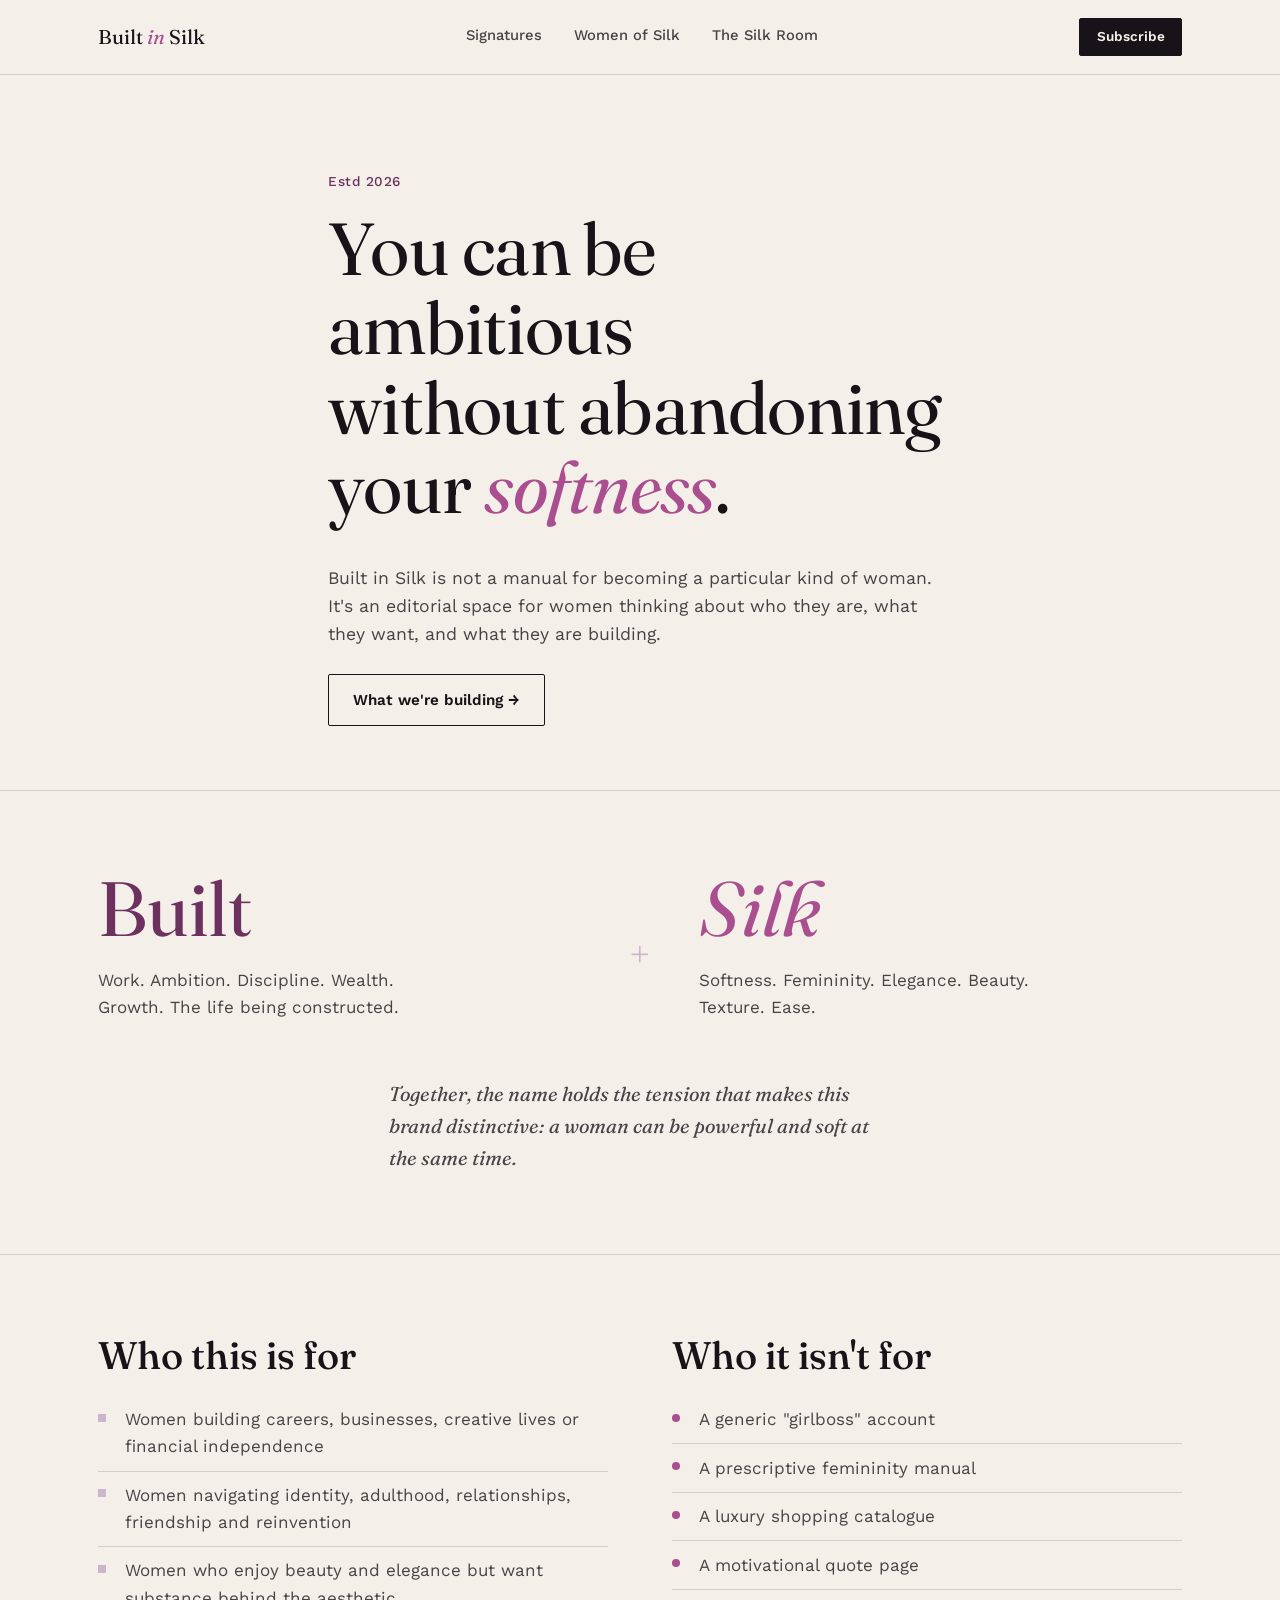
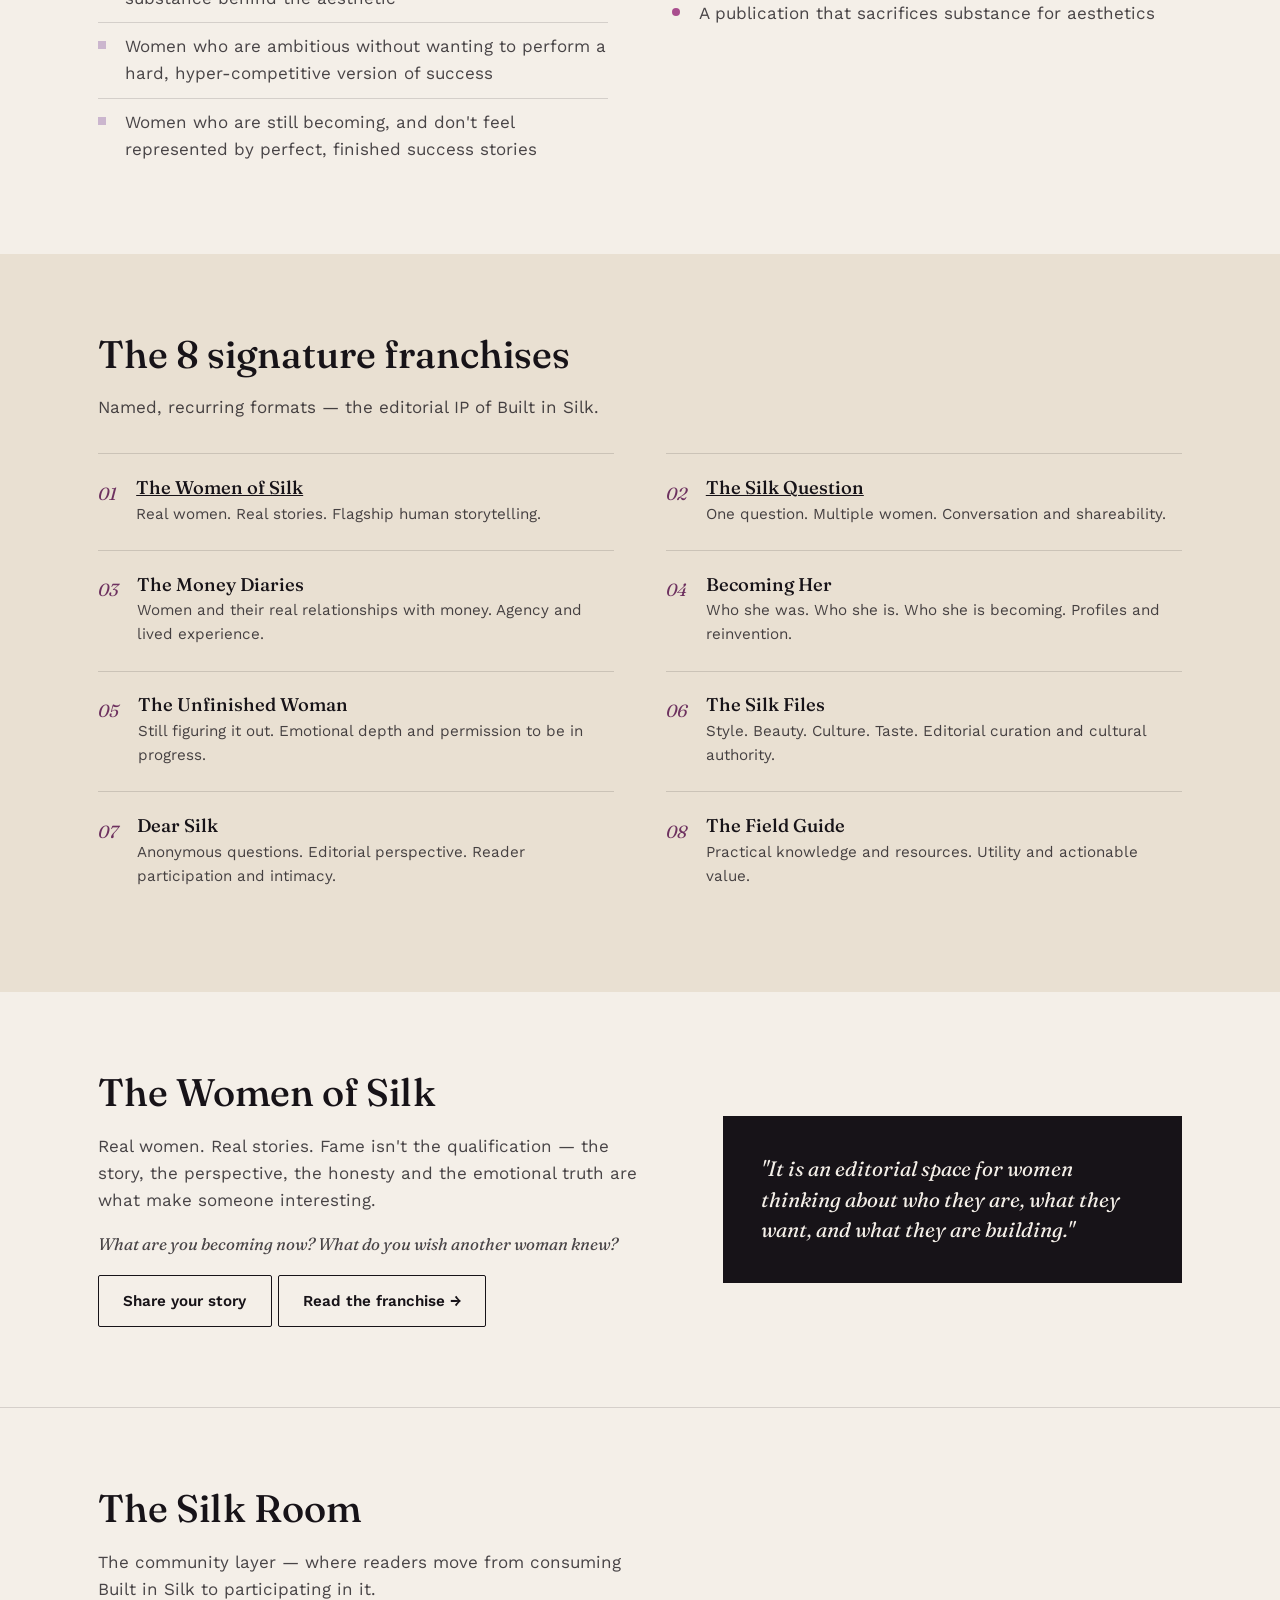
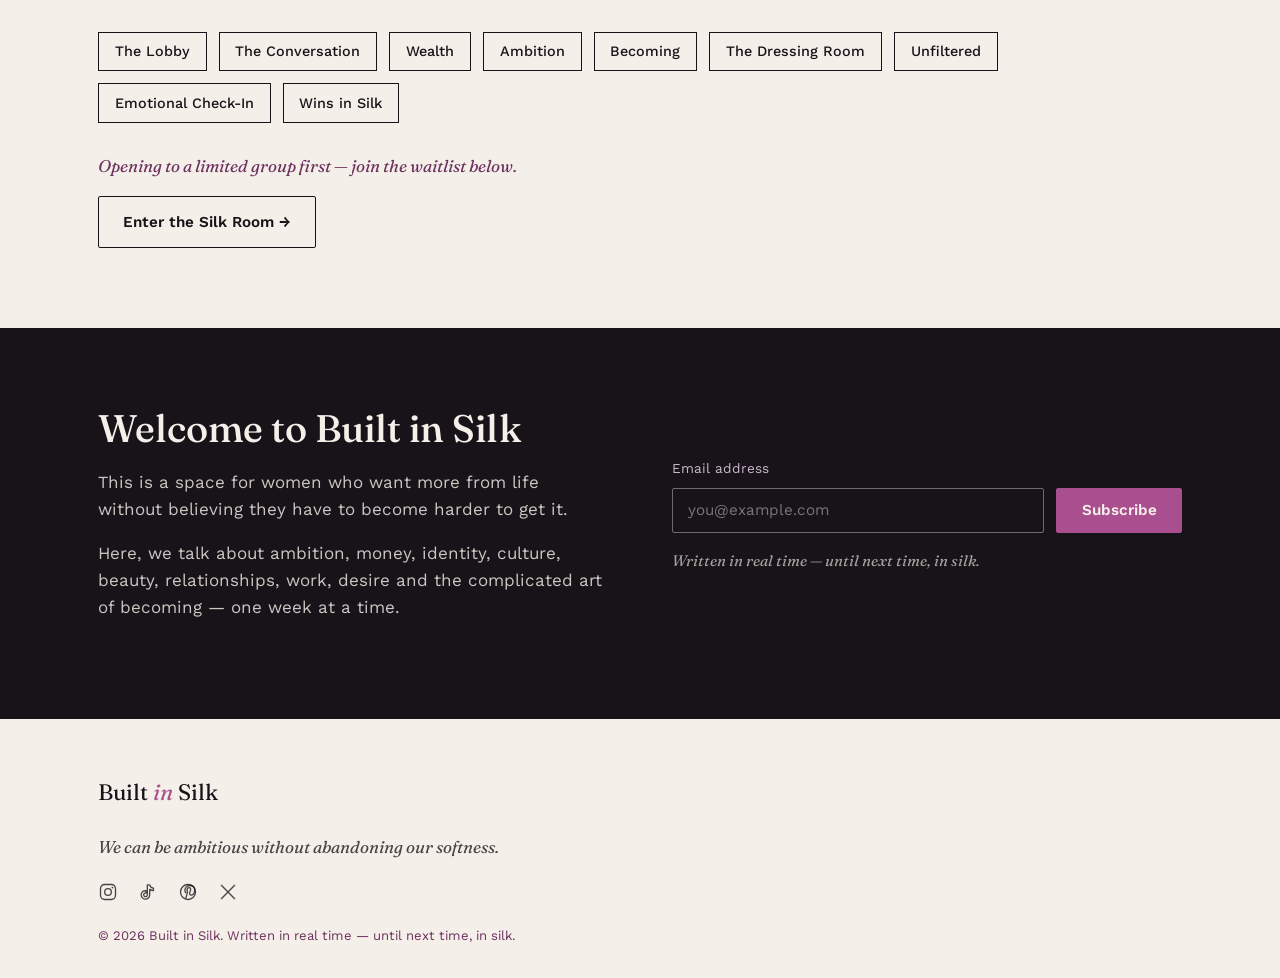
<file: index.html>
<!DOCTYPE html>
<html lang="en">
<head>
<meta charset="UTF-8">
<meta name="viewport" content="width=device-width, initial-scale=1.0">
<title>Built in Silk — Ambition, wealth &amp; becoming, without losing your softness</title>
<meta name="description" content="Built in Silk is an editorial space for women thinking about who they are, what they want, and what they are building. Ambition, money, identity, culture, beauty and the complicated art of becoming — explored one week at a time.">
<link rel="preconnect" href="https://fonts.googleapis.com">
<link rel="preconnect" href="https://fonts.gstatic.com" crossorigin>
<link href="https://fonts.googleapis.com/css2?family=Fraunces:ital,opsz,wght@0,9..144,400;0,9..144,500;0,9..144,600;1,9..144,500&family=Work+Sans:wght@400;500;600&display=swap" rel="stylesheet">
<link rel="stylesheet" href="styles.css">

<link rel="icon" href="favicon.ico" sizes="any">
<link rel="icon" type="image/png" sizes="16x16" href="favicon-16x16.png">
<link rel="icon" type="image/png" sizes="32x32" href="favicon-32x32.png">
<link rel="apple-touch-icon" sizes="180x180" href="apple-touch-icon.png">
<link rel="manifest" href="site.webmanifest">
<meta name="theme-color" content="#171318">
</head>
<body>

<a class="skip-link" href="#main">Skip to content</a>

<header class="site-header">
  <div class="wrap header-inner">
    <a class="wordmark" href="#top">Built <em>in</em> Silk</a>
    <nav class="main-nav" aria-label="Primary">
      <div class="nav-item has-dropdown">
        <a href="#franchises" class="nav-trigger" aria-haspopup="true">Signatures</a>
        <ul class="dropdown">
          <li><a href="women-of-silk.html">The Women of Silk</a></li>
          <li><a href="the-silk-question.html">The Silk Question</a></li>
          <li><a href="#franchise-money-diaries">The Money Diaries</a></li>
          <li><a href="#franchise-becoming-her">Becoming Her</a></li>
          <li><a href="#franchise-unfinished-woman">The Unfinished Woman</a></li>
          <li><a href="#franchise-silk-files">The Silk Files</a></li>
          <li><a href="#franchise-dear-silk">Dear Silk</a></li>
          <li><a href="#franchise-field-guide">The Field Guide</a></li>
        </ul>
      </div>
      <a href="#women">Women of Silk</a>
      <div class="nav-item has-dropdown">
        <a href="the-silk-room.html" class="nav-trigger" aria-haspopup="true">The Silk Room</a>
        <ul class="dropdown">
          <li><a href="the-silk-room.html#room-lobby">The Lobby</a></li>
          <li><a href="the-silk-room.html#room-conversation">The Conversation</a></li>
          <li><a href="the-silk-room.html#room-wealth">Wealth</a></li>
          <li><a href="the-silk-room.html#room-ambition">Ambition</a></li>
          <li><a href="the-silk-room.html#room-becoming">Becoming</a></li>
          <li><a href="the-silk-room.html#room-dressing-room">The Dressing Room</a></li>
          <li><a href="the-silk-room.html#room-unfiltered">Unfiltered</a></li>
          <li><a href="the-silk-room.html#room-emotional-checkin">Emotional Check-In</a></li>
          <li><a href="the-silk-room.html#room-wins">Wins in Silk</a></li>
        </ul>
      </div>
    </nav>
    <a class="btn btn-small" href="#subscribe">Subscribe</a>
  </div>
</header>

<main id="main">

  <section class="hero" id="top">
    <div class="wrap hero-grid">
      <div class="hero-copy">
        <p class="eyebrow">Estd 2026</p>
        <h1>You can be ambitious<br>without abandoning<br>your <em>softness</em>.</h1>
        <p class="hero-lede">Built in Silk is not a manual for becoming a particular kind of woman. It's an editorial space for women thinking about who they are, what they want, and what they are building.</p>
        <div class="hero-actions">
          <a class="btn btn-ghost" href="#essence">What we're building →</a>
        </div>
      </div>
    </div>
  </section>

  <section class="essence" id="essence">
    <div class="wrap essence-grid">
      <div class="essence-word essence-built">
        <span class="essence-label">Built</span>
        <p>Work. Ambition. Discipline. Wealth. Growth. The life being constructed.</p>
      </div>
      <div class="essence-join" aria-hidden="true">+</div>
      <div class="essence-word essence-silk">
        <span class="essence-label">Silk</span>
        <p>Softness. Femininity. Elegance. Beauty. Texture. Ease.</p>
      </div>
    </div>
    <p class="essence-belief wrap">Together, the name holds the tension that makes this brand distinctive: a woman can be powerful and soft at the same time.</p>
  </section>

  <section class="audience">
    <div class="wrap audience-grid">
      <div>
        <h2>Who this is for</h2>
        <ul class="check-list">
          <li>Women building careers, businesses, creative lives or financial independence</li>
          <li>Women navigating identity, adulthood, relationships, friendship and reinvention</li>
          <li>Women who enjoy beauty and elegance but want substance behind the aesthetic</li>
          <li>Women who are ambitious without wanting to perform a hard, hyper-competitive version of success</li>
          <li>Women who are still becoming, and don't feel represented by perfect, finished success stories</li>
        </ul>
      </div>
      <div>
        <h2>Who it isn't for</h2>
        <ul class="x-list">
          <li>A generic "girlboss" account</li>
          <li>A prescriptive femininity manual</li>
          <li>A luxury shopping catalogue</li>
          <li>A motivational quote page</li>
          <li>A publication that sacrifices substance for aesthetics</li>
        </ul>
      </div>
    </div>
  </section>

  <section class="franchises" id="franchises">
    <div class="wrap">
      <h2>The 8 signature franchises</h2>
      <p class="section-lede">Named, recurring formats — the editorial IP of Built in Silk.</p>
      <ol class="franchise-index">
        <li id="franchise-women-of-silk"><span class="num">01</span><div><h3><a href="women-of-silk.html">The Women of Silk</a></h3><p>Real women. Real stories. Flagship human storytelling.</p></div></li>
        <li id="franchise-silk-question"><span class="num">02</span><div><h3><a href="the-silk-question.html">The Silk Question</a></h3><p>One question. Multiple women. Conversation and shareability.</p></div></li>
        <li id="franchise-money-diaries"><span class="num">03</span><div><h3>The Money Diaries</h3><p>Women and their real relationships with money. Agency and lived experience.</p></div></li>
        <li id="franchise-becoming-her"><span class="num">04</span><div><h3>Becoming Her</h3><p>Who she was. Who she is. Who she is becoming. Profiles and reinvention.</p></div></li>
        <li id="franchise-unfinished-woman"><span class="num">05</span><div><h3>The Unfinished Woman</h3><p>Still figuring it out. Emotional depth and permission to be in progress.</p></div></li>
        <li id="franchise-silk-files"><span class="num">06</span><div><h3>The Silk Files</h3><p>Style. Beauty. Culture. Taste. Editorial curation and cultural authority.</p></div></li>
        <li id="franchise-dear-silk"><span class="num">07</span><div><h3>Dear Silk</h3><p>Anonymous questions. Editorial perspective. Reader participation and intimacy.</p></div></li>
        <li id="franchise-field-guide"><span class="num">08</span><div><h3>The Field Guide</h3><p>Practical knowledge and resources. Utility and actionable value.</p></div></li>
      </ol>
    </div>
  </section>

  <section class="women" id="women">
    <div class="wrap women-grid">
      <div class="women-copy">
        <h2>The Women of Silk</h2>
        <p>Real women. Real stories. Fame isn't the qualification — the story, the perspective, the honesty and the emotional truth are what make someone interesting.</p>
        <p class="women-question">What are you becoming now? What do you wish another woman knew?</p>
        <a class="btn btn-ghost" href="https://builtinsilk.github.io/LandingPage/women-of-silk-form">Share your story</a>
        <a class="btn btn-ghost" href="women-of-silk.html">Read the franchise →</a>
      </div>
      <div class="women-quote">
        <blockquote>
          "It is an editorial space for women thinking about who they are, what they want, and what they are building."
        </blockquote>
      </div>
    </div>
  </section>

  <section class="room" id="room">
    <div class="wrap">
      <h2>The Silk Room</h2>
      <p class="section-lede">The community layer — where readers move from consuming Built in Silk to participating in it.</p>
      <ul class="room-list">
        <li id="room-lobby">The Lobby</li>
        <li id="room-conversation">The Conversation</li>
        <li id="room-wealth">Wealth</li>
        <li id="room-ambition">Ambition</li>
        <li id="room-becoming">Becoming</li>
        <li id="room-dressing-room">The Dressing Room</li>
        <li id="room-unfiltered">Unfiltered</li>
        <li id="room-emotional-checkin">Emotional Check-In</li>
        <li id="room-wins">Wins in Silk</li>
      </ul>
      <p class="room-note">Opening to a limited group first — join the waitlist below.</p>
      <a class="btn btn-ghost" href="the-silk-room.html">Enter the Silk Room →</a>
    </div>
  </section>

  <section class="subscribe" id="subscribe">
    <div class="wrap subscribe-grid">
      <div class="subscribe-copy">
        <h2>Welcome to Built in Silk</h2>
        <p>This is a space for women who want more from life without believing they have to become harder to get it.</p>
        <p>Here, we talk about ambition, money, identity, culture, beauty, relationships, work, desire and the complicated art of becoming — one week at a time.</p>
      </div>
      <form class="subscribe-form" action="#" method="post">
        <label for="email">Email address</label>
        <div class="form-row">
          <input type="email" id="email" name="email" placeholder="you@example.com" required>
          <button type="submit" class="btn">Subscribe</button>
        </div>
        <p class="form-note">Written in real time — until next time, in silk.</p>
      </form>
    </div>
  </section>

</main>

<footer class="site-footer">
  <div class="wrap footer-inner">
    <p class="wordmark small">Built <em>in</em> Silk</p>
    <p class="footer-rule">We can be ambitious without abandoning our softness.</p>
    <nav class="footer-nav" aria-label="Social">
      <a href="https://www.instagram.com/built.in.silk?stkn=NTk4dm9yZ3gzYnE1&utm_source=qr" aria-label="Instagram">
        <svg viewBox="0 0 24 24" fill="none" stroke="currentColor" stroke-width="1.6" stroke-linecap="round" stroke-linejoin="round" aria-hidden="true">
          <rect x="3" y="3" width="18" height="18" rx="5"/>
          <circle cx="12" cy="12" r="4"/>
          <circle cx="17.3" cy="6.7" r="1.1" fill="currentColor" stroke="none"/>
        </svg>
      </a>
      <a href="https://www.tiktok.com/@builtinsilk?_r=1&_t=ZS-99e19uZY1sG" aria-label="TikTok">
        <svg viewBox="0 0 24 24" fill="none" stroke="currentColor" stroke-width="1.6" stroke-linecap="round" stroke-linejoin="round" aria-hidden="true">
          <path d="M14 3.5c.6 2.2 2.2 3.7 4.5 3.9v2.9c-1.6.1-3.1-.4-4.5-1.4v6.6a5.1 5.1 0 1 1-4.4-5.1v2.9a2.2 2.2 0 1 0 1.6 2.2V3.5h2.8z"/>
        </svg>
      </a>
      <a href="https://pin.it/lBGkNa0DY" aria-label="Pinterest">
        <svg viewBox="0 0 24 24" fill="none" stroke="currentColor" stroke-width="1.6" stroke-linecap="round" stroke-linejoin="round" aria-hidden="true">
          <circle cx="12" cy="12" r="9"/>
          <path d="M9.5 19c.6-2 1.9-6.8 1.9-6.8m0 0c-.3-.6-.5-1.4-.5-2.2 0-1.9 1.1-3.3 2.5-3.3 1.2 0 1.8.9 1.8 2 0 1.2-.8 3-1.2 4.6-.3 1.4.7 2.5 2 2.5 2.4 0 4-3.1 4-6.7 0-2.8-1.9-4.9-5.4-4.9-3.9 0-6.3 2.9-6.3 6.1 0 1.1.3 1.9.9 2.5"/>
        </svg>
      </a>
      <a href="https://x.com/builtinsilkmag?s=11" aria-label="X">
        <svg viewBox="0 0 24 24" fill="none" stroke="currentColor" stroke-width="1.6" stroke-linecap="round" stroke-linejoin="round" aria-hidden="true">
          <path d="M4 4l16 16M20 4L4 20"/>
        </svg>
      </a>
    </nav>
    <p class="footer-copy">© 2026 Built in Silk. Written in real time — until next time, in silk.</p>
  </div>
</footer>

<script src="script.js"></script>
</body>
</html>
</file>
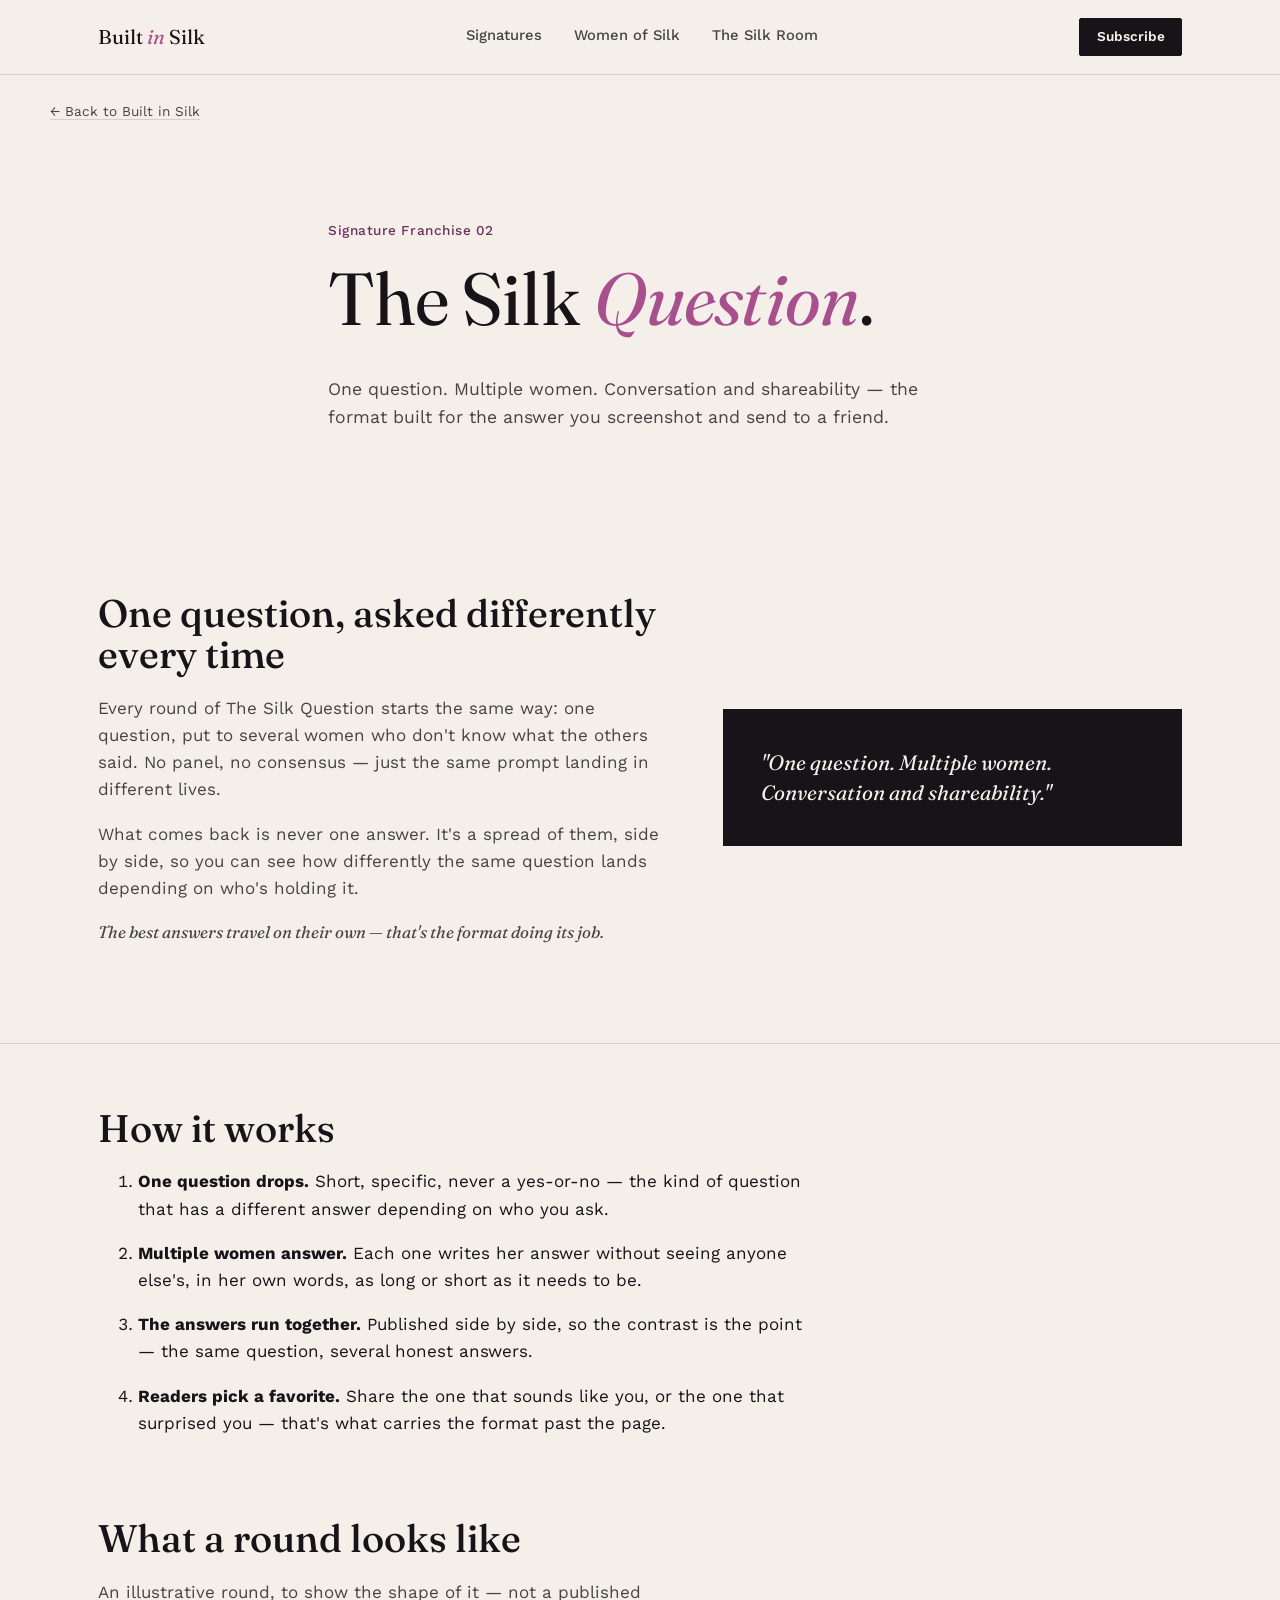
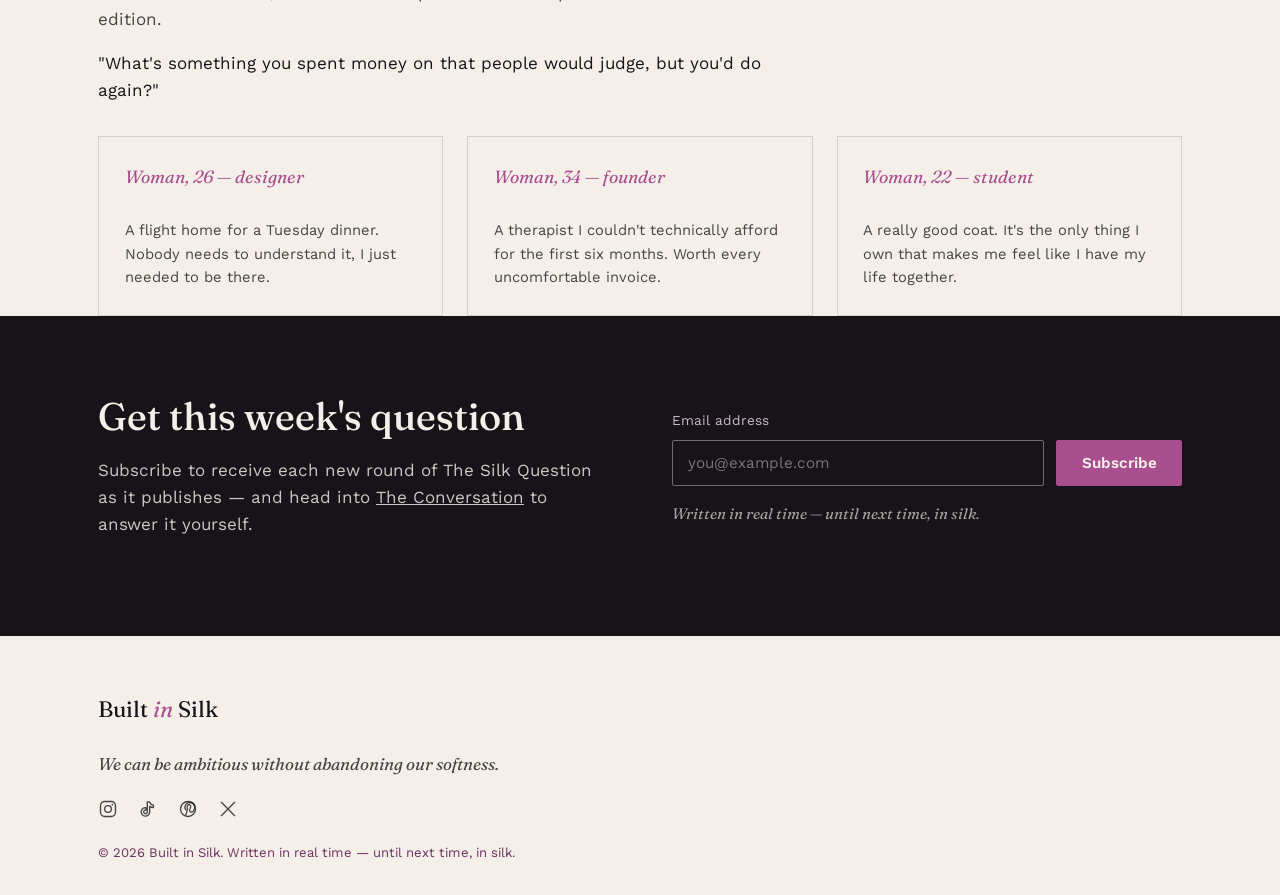
<file: the-silk-question.html>
<!DOCTYPE html>
<html lang="en">
<head>
<meta charset="UTF-8">
<meta name="viewport" content="width=device-width, initial-scale=1.0">
<title>The Silk Question — Built in Silk</title>
<meta name="description" content="The Silk Question is Built in Silk's signature conversation format — one question, put to multiple women, answered in their own words.">
<link rel="preconnect" href="https://fonts.googleapis.com">
<link rel="preconnect" href="https://fonts.gstatic.com" crossorigin>
<link href="https://fonts.googleapis.com/css2?family=Fraunces:ital,opsz,wght@0,9..144,400;0,9..144,500;0,9..144,600;1,9..144,500&family=Work+Sans:wght@400;500;600&display=swap" rel="stylesheet">
<link rel="stylesheet" href="styles.css">

<link rel="icon" href="favicon.ico" sizes="any">
<link rel="icon" type="image/png" sizes="16x16" href="favicon-16x16.png">
<link rel="icon" type="image/png" sizes="32x32" href="favicon-32x32.png">
<link rel="apple-touch-icon" sizes="180x180" href="apple-touch-icon.png">
<link rel="manifest" href="site.webmanifest">
<meta name="theme-color" content="#171318">
</head>
<body>

<a class="skip-link" href="#main">Skip to content</a>

<header class="site-header">
  <div class="wrap header-inner">
    <a class="wordmark" href="index.html">Built <em>in</em> Silk</a>
    <nav class="main-nav" aria-label="Primary">
      <div class="nav-item has-dropdown">
        <a href="index.html#franchises" class="nav-trigger" aria-haspopup="true">Signatures</a>
        <ul class="dropdown">
          <li><a href="women-of-silk.html">The Women of Silk</a></li>
          <li><a href="the-silk-question.html">The Silk Question</a></li>
          <li><a href="index.html#franchise-money-diaries">The Money Diaries</a></li>
          <li><a href="index.html#franchise-becoming-her">Becoming Her</a></li>
          <li><a href="index.html#franchise-unfinished-woman">The Unfinished Woman</a></li>
          <li><a href="index.html#franchise-silk-files">The Silk Files</a></li>
          <li><a href="index.html#franchise-dear-silk">Dear Silk</a></li>
          <li><a href="index.html#franchise-field-guide">The Field Guide</a></li>
        </ul>
      </div>
      <a href="women-of-silk.html">Women of Silk</a>
      <div class="nav-item has-dropdown">
        <a href="the-silk-room.html" class="nav-trigger" aria-haspopup="true">The Silk Room</a>
        <ul class="dropdown">
          <li><a href="the-silk-room.html#room-lobby">The Lobby</a></li>
          <li><a href="the-silk-room.html#room-conversation">The Conversation</a></li>
          <li><a href="the-silk-room.html#room-wealth">Wealth</a></li>
          <li><a href="the-silk-room.html#room-ambition">Ambition</a></li>
          <li><a href="the-silk-room.html#room-becoming">Becoming</a></li>
          <li><a href="the-silk-room.html#room-dressing-room">The Dressing Room</a></li>
          <li><a href="the-silk-room.html#room-unfiltered">Unfiltered</a></li>
          <li><a href="the-silk-room.html#room-emotional-checkin">Emotional Check-In</a></li>
          <li><a href="the-silk-room.html#room-wins">Wins in Silk</a></li>
        </ul>
      </div>
    </nav>
    <a class="btn btn-small" href="index.html#subscribe">Subscribe</a>
  </div>
</header>

<main id="main">

  <p class="wrap franchise-breadcrumb"><a href="index.html">← Back to Built in Silk</a></p>

  <section class="hero" id="top">
    <div class="wrap hero-grid">
      <p class="eyebrow">Signature Franchise 02</p>
      <h1>The Silk <em>Question</em>.</h1>
      <p class="hero-lede">One question. Multiple women. Conversation and shareability — the format built for the answer you screenshot and send to a friend.</p>
    </div>
  </section>

  <section class="women" id="about">
    <div class="wrap women-grid">
      <div class="women-copy">
        <h2>One question, asked differently every time</h2>
        <p>Every round of The Silk Question starts the same way: one question, put to several women who don't know what the others said. No panel, no consensus — just the same prompt landing in different lives.</p>
        <p>What comes back is never one answer. It's a spread of them, side by side, so you can see how differently the same question lands depending on who's holding it.</p>
        <p class="women-question">The best answers travel on their own — that's the format doing its job.</p>
      </div>
      <div class="women-quote">
        <blockquote>
          "One question. Multiple women. Conversation and shareability."
        </blockquote>
      </div>
    </div>
  </section>

  <section class="wos-criteria">
    <div class="wrap">
      <h2>How it works</h2>
      <ol class="steps-list">
        <li>
          <p><strong>One question drops.</strong> Short, specific, never a yes-or-no — the kind of question that has a different answer depending on who you ask.</p>
        </li>
        <li>
          <p><strong>Multiple women answer.</strong> Each one writes her answer without seeing anyone else's, in her own words, as long or short as it needs to be.</p>
        </li>
        <li>
          <p><strong>The answers run together.</strong> Published side by side, so the contrast is the point — the same question, several honest answers.</p>
        </li>
        <li>
          <p><strong>Readers pick a favorite.</strong> Share the one that sounds like you, or the one that surprised you — that's what carries the format past the page.</p>
        </li>
      </ol>
    </div>
  </section>

  <section class="example-round">
    <div class="wrap">
      <h2>What a round looks like</h2>
      <p class="section-lede">An illustrative round, to show the shape of it — not a published edition.</p>
      <div class="question-card">
        <p>"What's something you spent money on that people would judge, but you'd do again?"</p>
      </div>
      <ul class="wos-grid">
        <li class="wos-card">
          <span class="wos-card-label">Woman, 26 — designer</span>
          <p>A flight home for a Tuesday dinner. Nobody needs to understand it, I just needed to be there.</p>
        </li>
        <li class="wos-card">
          <span class="wos-card-label">Woman, 34 — founder</span>
          <p>A therapist I couldn't technically afford for the first six months. Worth every uncomfortable invoice.</p>
        </li>
        <li class="wos-card">
          <span class="wos-card-label">Woman, 22 — student</span>
          <p>A really good coat. It's the only thing I own that makes me feel like I have my life together.</p>
        </li>
      </ul>
    </div>
  </section>

  <section class="subscribe" id="subscribe">
    <div class="wrap subscribe-grid">
      <div class="subscribe-copy">
        <h2>Get this week's question</h2>
        <p>Subscribe to receive each new round of The Silk Question as it publishes — and head into <a href="the-silk-room.html#room-conversation">The Conversation</a> to answer it yourself.</p>
      </div>
      <form class="subscribe-form" action="#" method="post">
        <label for="email">Email address</label>
        <div class="form-row">
          <input type="email" id="email" name="email" placeholder="you@example.com" required>
          <button type="submit" class="btn">Subscribe</button>
        </div>
        <p class="form-note">Written in real time — until next time, in silk.</p>
      </form>
    </div>
  </section>

</main>

<footer class="site-footer">
  <div class="wrap footer-inner">
    <p class="wordmark small">Built <em>in</em> Silk</p>
    <p class="footer-rule">We can be ambitious without abandoning our softness.</p>
    <nav class="footer-nav" aria-label="Social">
      <a href="https://www.instagram.com/built.in.silk?stkn=NTk4dm9yZ3gzYnE1&utm_source=qr" aria-label="Instagram">
        <svg viewBox="0 0 24 24" fill="none" stroke="currentColor" stroke-width="1.6" stroke-linecap="round" stroke-linejoin="round" aria-hidden="true">
          <rect x="3" y="3" width="18" height="18" rx="5"/>
          <circle cx="12" cy="12" r="4"/>
          <circle cx="17.3" cy="6.7" r="1.1" fill="currentColor" stroke="none"/>
        </svg>
      </a>
      <a href="https://www.tiktok.com/@builtinsilk?_r=1&_t=ZS-99e19uZY1sG" aria-label="TikTok">
        <svg viewBox="0 0 24 24" fill="none" stroke="currentColor" stroke-width="1.6" stroke-linecap="round" stroke-linejoin="round" aria-hidden="true">
          <path d="M14 3.5c.6 2.2 2.2 3.7 4.5 3.9v2.9c-1.6.1-3.1-.4-4.5-1.4v6.6a5.1 5.1 0 1 1-4.4-5.1v2.9a2.2 2.2 0 1 0 1.6 2.2V3.5h2.8z"/>
        </svg>
      </a>
      <a href="https://pin.it/lBGkNa0DY" aria-label="Pinterest">
        <svg viewBox="0 0 24 24" fill="none" stroke="currentColor" stroke-width="1.6" stroke-linecap="round" stroke-linejoin="round" aria-hidden="true">
          <circle cx="12" cy="12" r="9"/>
          <path d="M9.5 19c.6-2 1.9-6.8 1.9-6.8m0 0c-.3-.6-.5-1.4-.5-2.2 0-1.9 1.1-3.3 2.5-3.3 1.2 0 1.8.9 1.8 2 0 1.2-.8 3-1.2 4.6-.3 1.4.7 2.5 2 2.5 2.4 0 4-3.1 4-6.7 0-2.8-1.9-4.9-5.4-4.9-3.9 0-6.3 2.9-6.3 6.1 0 1.1.3 1.9.9 2.5"/>
        </svg>
      </a>
      <a href="https://x.com/builtinsilkmag?s=11" aria-label="X">
        <svg viewBox="0 0 24 24" fill="none" stroke="currentColor" stroke-width="1.6" stroke-linecap="round" stroke-linejoin="round" aria-hidden="true">
          <path d="M4 4l16 16M20 4L4 20"/>
        </svg>
      </a>
    </nav>
    <p class="footer-copy">© 2026 Built in Silk. Written in real time — until next time, in silk.</p>
  </div>
</footer>

<script src="script.js"></script>
</body>
</html>
</file>
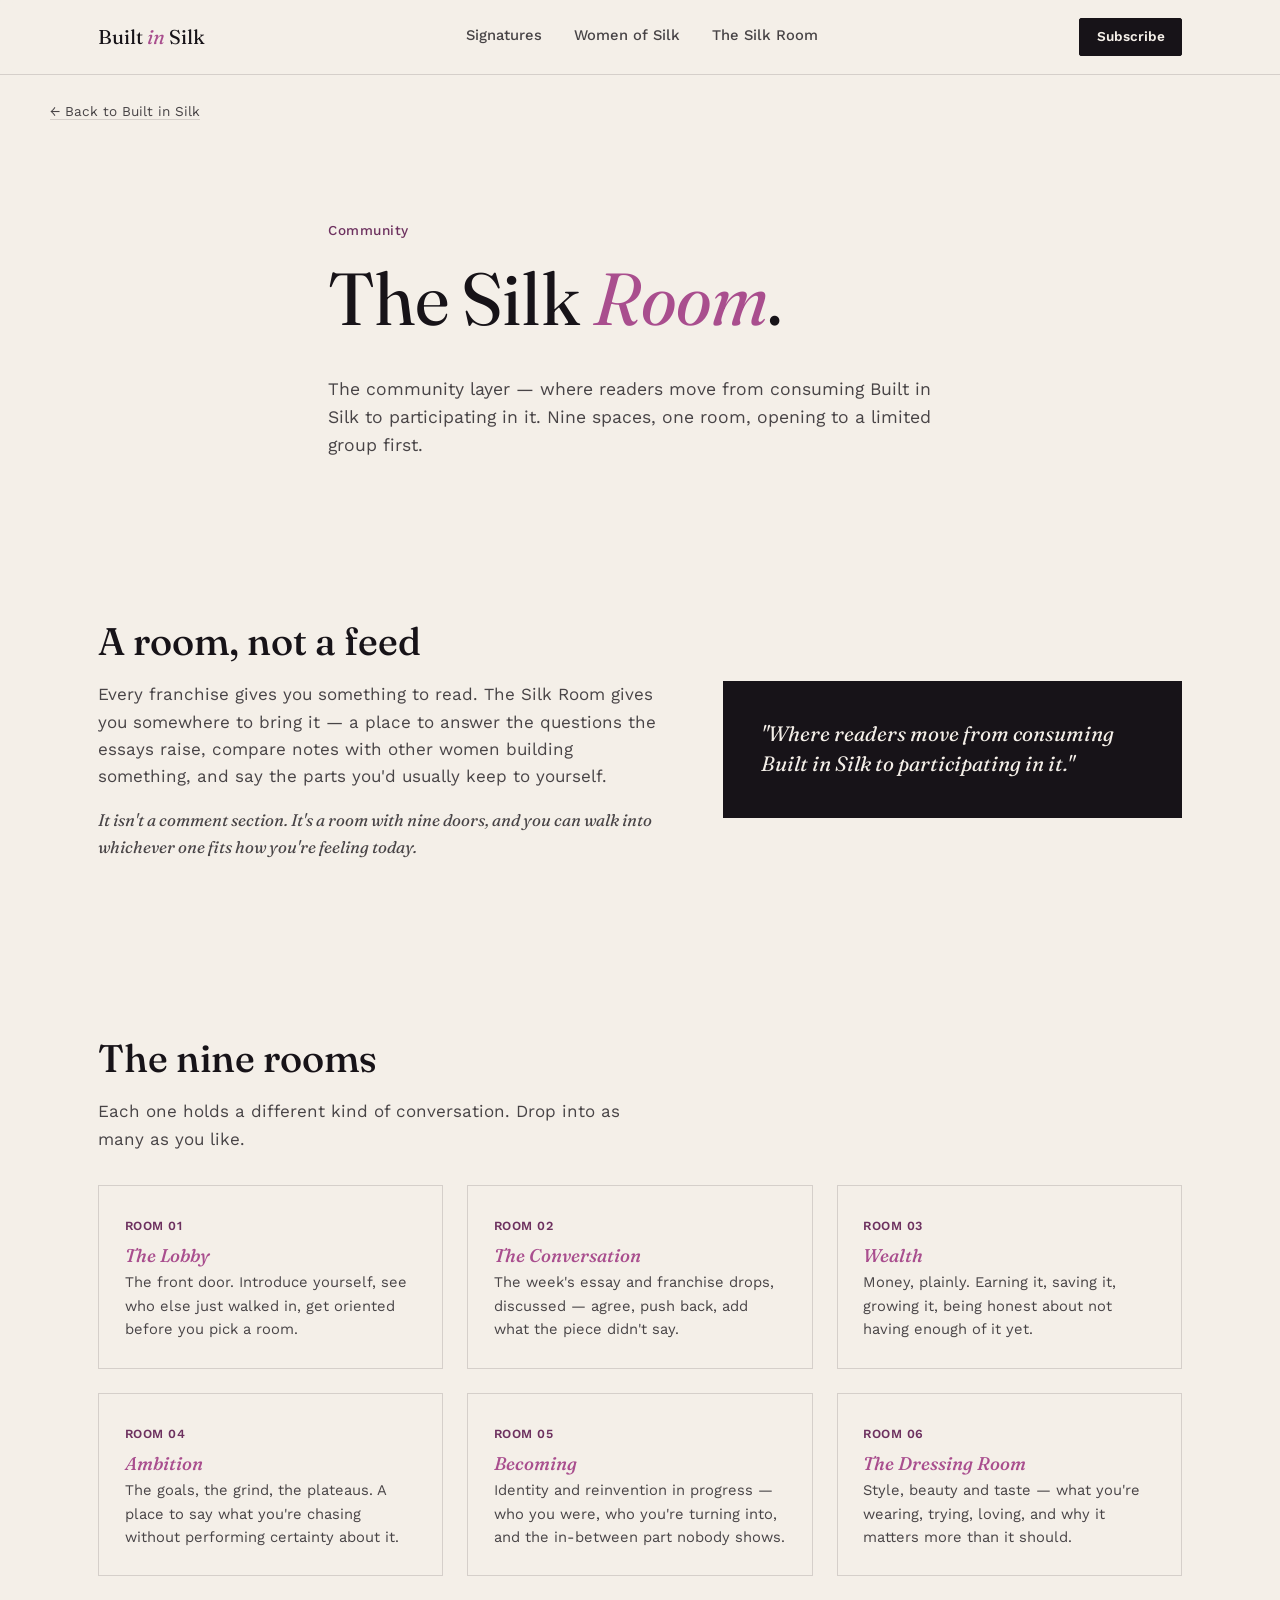
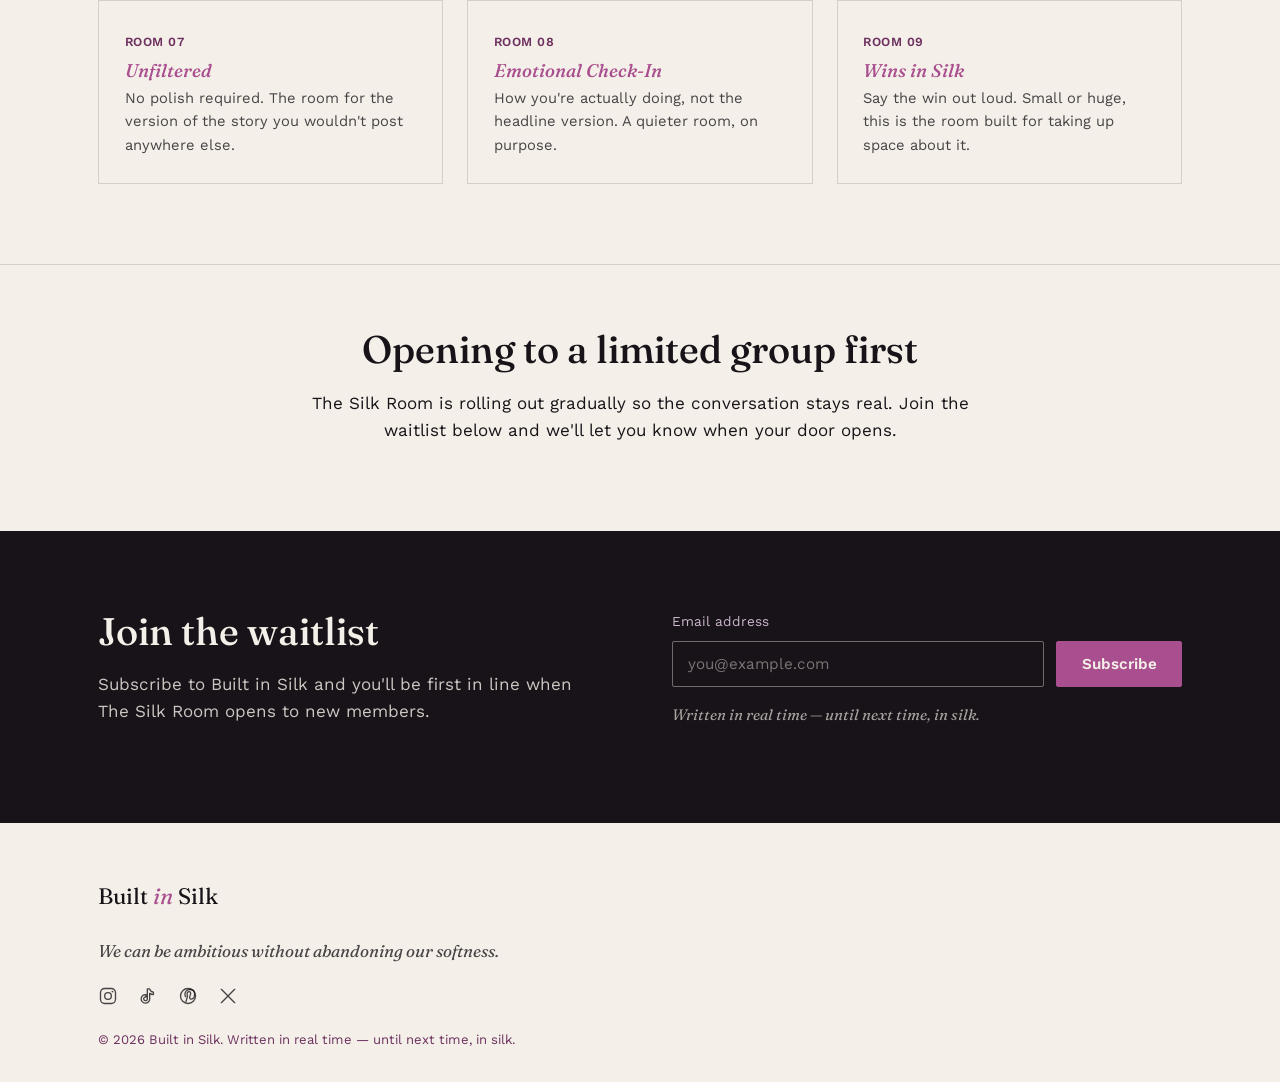
<file: the-silk-room.html>
<!DOCTYPE html>
<html lang="en">
<head>
<meta charset="UTF-8">
<meta name="viewport" content="width=device-width, initial-scale=1.0">
<title>The Silk Room — Community | Built in Silk</title>
<meta name="description" content="The Silk Room is Built in Silk's community layer — nine spaces where readers move from consuming the publication to participating in it, from The Lobby to Wins in Silk.">
<link rel="preconnect" href="https://fonts.googleapis.com">
<link rel="preconnect" href="https://fonts.gstatic.com" crossorigin>
<link href="https://fonts.googleapis.com/css2?family=Fraunces:ital,opsz,wght@0,9..144,400;0,9..144,500;0,9..144,600;1,9..144,500&family=Work+Sans:wght@400;500;600&display=swap" rel="stylesheet">
<link rel="stylesheet" href="styles.css">

<link rel="icon" href="favicon.ico" sizes="any">
<link rel="icon" type="image/png" sizes="16x16" href="favicon-16x16.png">
<link rel="icon" type="image/png" sizes="32x32" href="favicon-32x32.png">
<link rel="apple-touch-icon" sizes="180x180" href="apple-touch-icon.png">
<link rel="manifest" href="site.webmanifest">
<meta name="theme-color" content="#171318">
</head>
<body>

<a class="skip-link" href="#main">Skip to content</a>

<header class="site-header">
  <div class="wrap header-inner">
    <a class="wordmark" href="index.html">Built <em>in</em> Silk</a>
    <nav class="main-nav" aria-label="Primary">
      <div class="nav-item has-dropdown">
        <a href="index.html#franchises" class="nav-trigger" aria-haspopup="true">Signatures</a>
        <ul class="dropdown">
          <li><a href="women-of-silk.html">The Women of Silk</a></li>
          <li><a href="the-silk-question.html">The Silk Question</a></li>
          <li><a href="index.html#franchise-money-diaries">The Money Diaries</a></li>
          <li><a href="index.html#franchise-becoming-her">Becoming Her</a></li>
          <li><a href="index.html#franchise-unfinished-woman">The Unfinished Woman</a></li>
          <li><a href="index.html#franchise-silk-files">The Silk Files</a></li>
          <li><a href="index.html#franchise-dear-silk">Dear Silk</a></li>
          <li><a href="index.html#franchise-field-guide">The Field Guide</a></li>
        </ul>
      </div>
      <a href="women-of-silk.html">Women of Silk</a>
      <div class="nav-item has-dropdown">
        <a href="the-silk-room.html" class="nav-trigger" aria-haspopup="true">The Silk Room</a>
        <ul class="dropdown">
          <li><a href="#room-lobby">The Lobby</a></li>
          <li><a href="#room-conversation">The Conversation</a></li>
          <li><a href="#room-wealth">Wealth</a></li>
          <li><a href="#room-ambition">Ambition</a></li>
          <li><a href="#room-becoming">Becoming</a></li>
          <li><a href="#room-dressing-room">The Dressing Room</a></li>
          <li><a href="#room-unfiltered">Unfiltered</a></li>
          <li><a href="#room-emotional-checkin">Emotional Check-In</a></li>
          <li><a href="#room-wins">Wins in Silk</a></li>
        </ul>
      </div>
    </nav>
    <a class="btn btn-small" href="index.html#subscribe">Subscribe</a>
  </div>
</header>

<main id="main">

  <p class="wrap franchise-breadcrumb"><a href="index.html">← Back to Built in Silk</a></p>

  <section class="hero" id="top">
    <div class="wrap hero-grid">
      <p class="eyebrow">Community</p>
      <h1>The Silk <em>Room</em>.</h1>
      <p class="hero-lede">The community layer — where readers move from consuming Built in Silk to participating in it. Nine spaces, one room, opening to a limited group first.</p>
    </div>
  </section>

  <section class="women" id="about">
    <div class="wrap women-grid">
      <div class="women-copy">
        <h2>A room, not a feed</h2>
        <p>Every franchise gives you something to read. The Silk Room gives you somewhere to bring it — a place to answer the questions the essays raise, compare notes with other women building something, and say the parts you'd usually keep to yourself.</p>
        <p class="women-question">It isn't a comment section. It's a room with nine doors, and you can walk into whichever one fits how you're feeling today.</p>
      </div>
      <div class="women-quote">
        <blockquote>
          "Where readers move from consuming Built in Silk to participating in it."
        </blockquote>
      </div>
    </div>
  </section>

  <section class="room-cards-wrap">
    <div class="wrap">
      <h2>The nine rooms</h2>
      <p class="section-lede">Each one holds a different kind of conversation. Drop into as many as you like.</p>
      <ul class="room-cards">
        <li class="room-card" id="room-lobby">
          <span class="room-card-tag">Room 01</span>
          <h3>The Lobby</h3>
          <p>The front door. Introduce yourself, see who else just walked in, get oriented before you pick a room.</p>
        </li>
        <li class="room-card" id="room-conversation">
          <span class="room-card-tag">Room 02</span>
          <h3>The Conversation</h3>
          <p>The week's essay and franchise drops, discussed — agree, push back, add what the piece didn't say.</p>
        </li>
        <li class="room-card" id="room-wealth">
          <span class="room-card-tag">Room 03</span>
          <h3>Wealth</h3>
          <p>Money, plainly. Earning it, saving it, growing it, being honest about not having enough of it yet.</p>
        </li>
        <li class="room-card" id="room-ambition">
          <span class="room-card-tag">Room 04</span>
          <h3>Ambition</h3>
          <p>The goals, the grind, the plateaus. A place to say what you're chasing without performing certainty about it.</p>
        </li>
        <li class="room-card" id="room-becoming">
          <span class="room-card-tag">Room 05</span>
          <h3>Becoming</h3>
          <p>Identity and reinvention in progress — who you were, who you're turning into, and the in-between part nobody shows.</p>
        </li>
        <li class="room-card" id="room-dressing-room">
          <span class="room-card-tag">Room 06</span>
          <h3>The Dressing Room</h3>
          <p>Style, beauty and taste — what you're wearing, trying, loving, and why it matters more than it should.</p>
        </li>
        <li class="room-card" id="room-unfiltered">
          <span class="room-card-tag">Room 07</span>
          <h3>Unfiltered</h3>
          <p>No polish required. The room for the version of the story you wouldn't post anywhere else.</p>
        </li>
        <li class="room-card" id="room-emotional-checkin">
          <span class="room-card-tag">Room 08</span>
          <h3>Emotional Check-In</h3>
          <p>How you're actually doing, not the headline version. A quieter room, on purpose.</p>
        </li>
        <li class="room-card" id="room-wins">
          <span class="room-card-tag">Room 09</span>
          <h3>Wins in Silk</h3>
          <p>Say the win out loud. Small or huge, this is the room built for taking up space about it.</p>
        </li>
      </ul>
    </div>
  </section>

  <section class="room-waitlist">
    <div class="wrap">
      <h2>Opening to a limited group first</h2>
      <p>The Silk Room is rolling out gradually so the conversation stays real. Join the waitlist below and we'll let you know when your door opens.</p>
    </div>
  </section>

  <section class="subscribe" id="subscribe">
    <div class="wrap subscribe-grid">
      <div class="subscribe-copy">
        <h2>Join the waitlist</h2>
        <p>Subscribe to Built in Silk and you'll be first in line when The Silk Room opens to new members.</p>
      </div>
      <form class="subscribe-form" action="#" method="post">
        <label for="email">Email address</label>
        <div class="form-row">
          <input type="email" id="email" name="email" placeholder="you@example.com" required>
          <button type="submit" class="btn">Subscribe</button>
        </div>
        <p class="form-note">Written in real time — until next time, in silk.</p>
      </form>
    </div>
  </section>

</main>

<footer class="site-footer">
  <div class="wrap footer-inner">
    <p class="wordmark small">Built <em>in</em> Silk</p>
    <p class="footer-rule">We can be ambitious without abandoning our softness.</p>
    <nav class="footer-nav" aria-label="Social">
      <a href="https://www.instagram.com/built.in.silk?stkn=NTk4dm9yZ3gzYnE1&utm_source=qr" aria-label="Instagram">
        <svg viewBox="0 0 24 24" fill="none" stroke="currentColor" stroke-width="1.6" stroke-linecap="round" stroke-linejoin="round" aria-hidden="true">
          <rect x="3" y="3" width="18" height="18" rx="5"/>
          <circle cx="12" cy="12" r="4"/>
          <circle cx="17.3" cy="6.7" r="1.1" fill="currentColor" stroke="none"/>
        </svg>
      </a>
      <a href="https://www.tiktok.com/@builtinsilk?_r=1&_t=ZS-99e19uZY1sG" aria-label="TikTok">
        <svg viewBox="0 0 24 24" fill="none" stroke="currentColor" stroke-width="1.6" stroke-linecap="round" stroke-linejoin="round" aria-hidden="true">
          <path d="M14 3.5c.6 2.2 2.2 3.7 4.5 3.9v2.9c-1.6.1-3.1-.4-4.5-1.4v6.6a5.1 5.1 0 1 1-4.4-5.1v2.9a2.2 2.2 0 1 0 1.6 2.2V3.5h2.8z"/>
        </svg>
      </a>
      <a href="https://pin.it/lBGkNa0DY" aria-label="Pinterest">
        <svg viewBox="0 0 24 24" fill="none" stroke="currentColor" stroke-width="1.6" stroke-linecap="round" stroke-linejoin="round" aria-hidden="true">
          <circle cx="12" cy="12" r="9"/>
          <path d="M9.5 19c.6-2 1.9-6.8 1.9-6.8m0 0c-.3-.6-.5-1.4-.5-2.2 0-1.9 1.1-3.3 2.5-3.3 1.2 0 1.8.9 1.8 2 0 1.2-.8 3-1.2 4.6-.3 1.4.7 2.5 2 2.5 2.4 0 4-3.1 4-6.7 0-2.8-1.9-4.9-5.4-4.9-3.9 0-6.3 2.9-6.3 6.1 0 1.1.3 1.9.9 2.5"/>
        </svg>
      </a>
      <a href="https://x.com/builtinsilkmag?s=11" aria-label="X">
        <svg viewBox="0 0 24 24" fill="none" stroke="currentColor" stroke-width="1.6" stroke-linecap="round" stroke-linejoin="round" aria-hidden="true">
          <path d="M4 4l16 16M20 4L4 20"/>
        </svg>
      </a>
    </nav>
    <p class="footer-copy">© 2026 Built in Silk. Written in real time — until next time, in silk.</p>
  </div>
</footer>

<script src="script.js"></script>
</body>
</html>
</file>
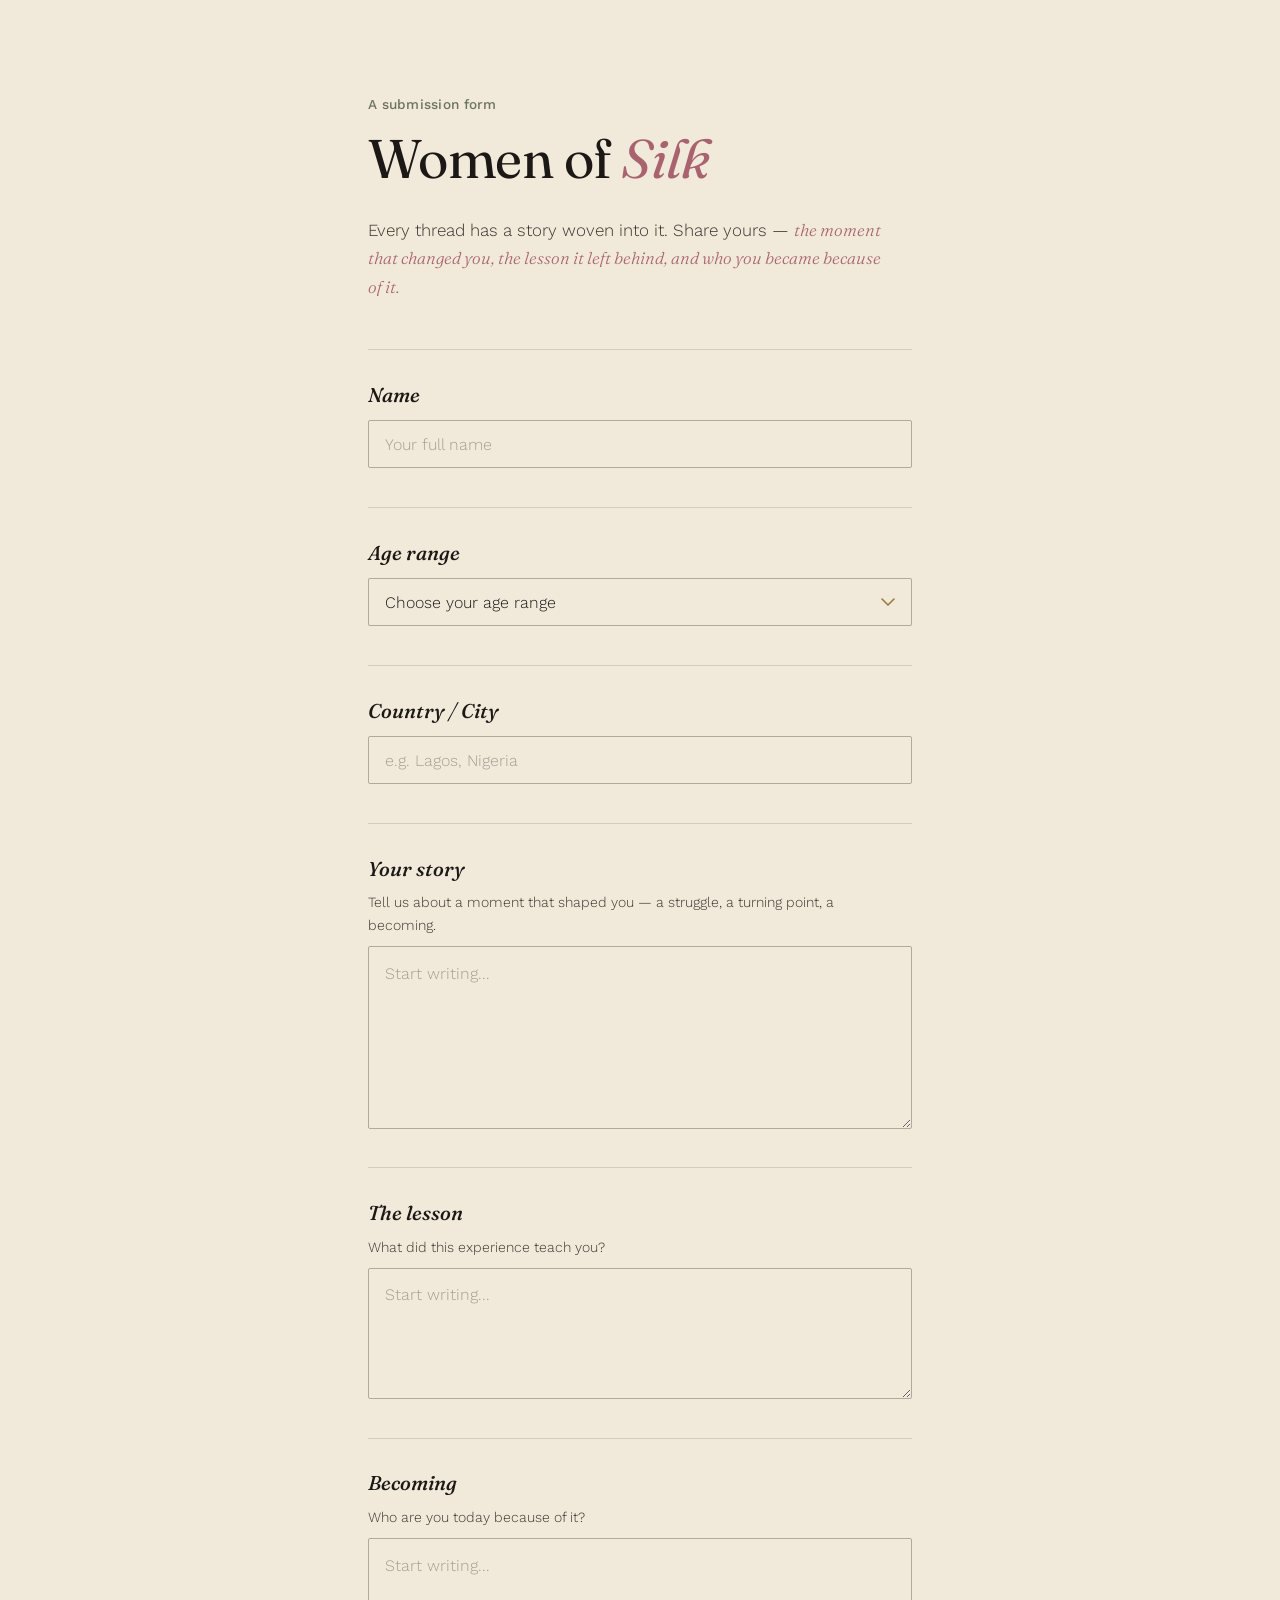
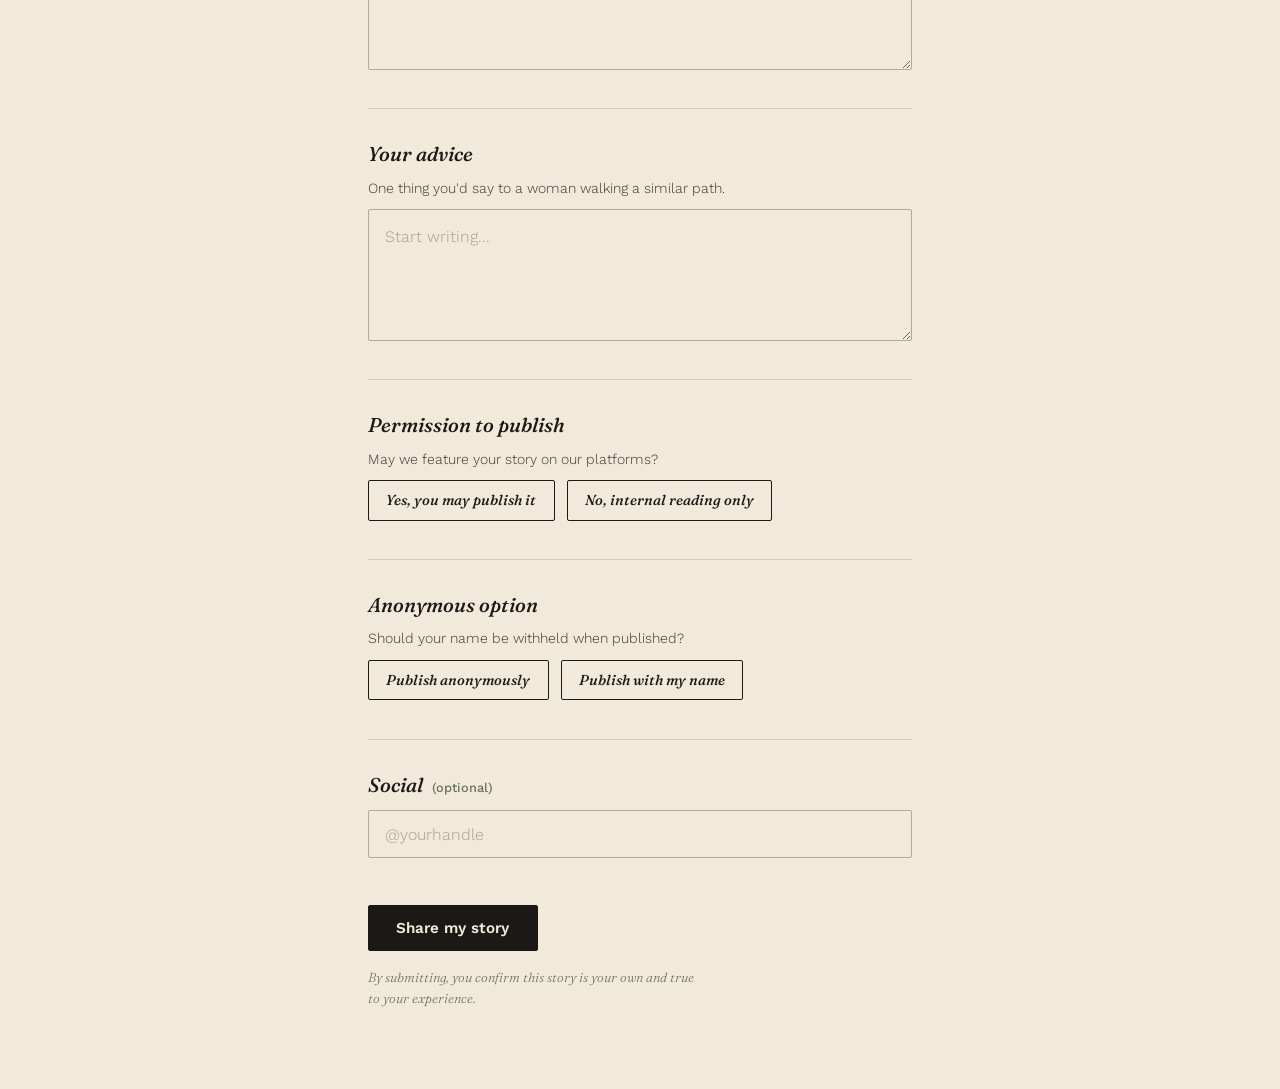
<file: women-of-silk-form.html>
<!DOCTYPE html>
<html lang="en">
<head>
<meta charset="UTF-8">
<meta name="viewport" content="width=device-width, initial-scale=1.0">
<title>Women of Silk — Submission</title>
<link rel="preconnect" href="https://fonts.googleapis.com">
<link rel="icon" href="favicon.ico" sizes="any">
<link rel="icon" type="image/png" sizes="16x16" href="favicon-16x16.png">
<link rel="icon" type="image/png" sizes="32x32" href="favicon-32x32.png">
<link rel="apple-touch-icon" sizes="180x180" href="apple-touch-icon.png">
<link rel="manifest" href="site.webmanifest">
<link href="https://fonts.googleapis.com/css2?family=Fraunces:ital,wght@0,400;0,500;1,400;1,500&family=Work+Sans:wght@300;400;500;600&display=swap" rel="stylesheet">
<style>
:root{
  --ink: #1B1815;
  --ink-soft: #3A342E;
  --paper: #F1E9DA;
  --paper-deep: #E7DCC6;
  --silk: #C98A96;
  --silk-deep: #A9636F;
  --gold: #93763B;
  --sage: #6B7261;
  --line: rgba(27,24,21,0.14);

  --serif: "Fraunces", ui-serif, Georgia, serif;
  --sans: "Work Sans", ui-sans-serif, system-ui, sans-serif;
}

*, *::before, *::after{ box-sizing: border-box; }

body{
  margin:0;
  background: var(--paper);
  color: var(--ink);
  font-family: var(--sans);
  font-weight: 300;
  font-size: 17px;
  line-height: 1.6;
  -webkit-font-smoothing: antialiased;
}

.wrap{
  max-width: 640px;
  margin: 0 auto;
  padding: clamp(3rem, 8vw, 5rem) clamp(1.25rem, 4vw, 3rem) 5rem;
}

a:focus-visible, button:focus-visible, input:focus-visible, textarea:focus-visible, select:focus-visible{
  outline: 2px solid var(--gold);
  outline-offset: 3px;
}

/* --- Header --- */
.hero{ margin-bottom: 3rem; }
.eyebrow{
  font-size: 0.85rem;
  letter-spacing: 0.02em;
  color: var(--sage);
  margin-bottom: 1.1em;
  font-weight: 500;
}
h1{
  font-family: var(--serif);
  font-weight: 400;
  font-size: clamp(2.4rem, 7vw, 3.4rem);
  line-height: 1.08;
  letter-spacing: -0.01em;
  margin: 0 0 0.5em;
  color: var(--ink);
}
h1 em{ font-style: italic; color: var(--silk-deep); }
.hero-lede{
  color: var(--ink-soft);
  max-width: 52ch;
  margin: 0;
}
.hero-lede em{ font-style: italic; color: var(--silk-deep); font-family: var(--serif); }

/* --- Form structure --- */
form{ display:flex; flex-direction:column; gap: 2.4rem; }

.field{ display:flex; flex-direction:column; gap: 0.6rem; border-top: 1px solid var(--line); padding-top: 1.8rem; }
.field:first-of-type{ border-top: 1px solid var(--line); }

.field label{
  font-family: var(--serif);
  font-style: italic;
  font-weight: 500;
  font-size: 1.25rem;
  color: var(--ink);
}
.field label .optional{
  font-family: var(--sans);
  font-style: normal;
  font-size: 0.8rem;
  color: var(--sage);
  margin-left: 0.4em;
}

.hint{
  font-size: 0.88rem;
  color: var(--ink-soft);
  margin: -0.2em 0 0;
  max-width: 52ch;
}

input[type="text"],
input[type="url"],
textarea,
select{
  font-family: var(--sans);
  font-weight: 300;
  font-size: 1rem;
  color: var(--ink);
  background: transparent;
  border: 1px solid rgba(27,24,21,0.3);
  border-radius: 2px;
  padding: 0.85em 1em;
  outline: none;
  transition: border-color 0.2s ease;
  width: 100%;
}
textarea{ resize: vertical; min-height: 100px; line-height: 1.6; }
input::placeholder, textarea::placeholder{ color: rgba(27,24,21,0.35); font-weight: 300; }
input:focus, textarea:focus, select:focus{ border-color: var(--gold); }

select{
  appearance: none;
  -webkit-appearance: none;
  background-image: url("data:image/svg+xml,%3Csvg xmlns='http://www.w3.org/2000/svg' width='14' height='9' viewBox='0 0 14 9'%3E%3Cpath d='M1 1L7 7L13 1' stroke='%2393763B' stroke-width='1.5' fill='none' stroke-linecap='round'/%3E%3C/svg%3E");
  background-repeat: no-repeat;
  background-position: right 1em center;
  padding-right: 2.4em;
}

/* --- Choice pills (permission / anonymous) --- */
.pillgroup{ display:flex; gap: 0.75rem; flex-wrap: wrap; }
.pill{ position: relative; }
.pill input{
  position:absolute; opacity:0; width:100%; height:100%; margin:0; cursor:pointer;
}
.pill span{
  display:inline-block;
  padding: 0.55em 1.2em;
  border: 1px solid var(--ink);
  border-radius: 2px;
  font-size: 0.9rem;
  font-weight: 500;
  color: var(--ink);
  transition: background 0.2s ease, color 0.2s ease;
  user-select: none;
}
.pill input:checked + span{
  background: var(--ink);
  color: var(--paper);
}
.pill input:focus-visible + span{
  outline: 2px solid var(--gold);
  outline-offset: 2px;
}

/* --- Submit --- */
.submit-row{
  margin-top: 0.5rem;
  display:flex;
  flex-direction:column;
  align-items:flex-start;
  gap: 1rem;
}
.btn{
  display:inline-block;
  font-family: var(--sans);
  font-weight: 600;
  font-size: 0.95rem;
  text-decoration:none;
  background: var(--ink);
  color: var(--paper);
  padding: 0.85em 1.8em;
  border-radius: 2px;
  border: 1px solid var(--ink);
  cursor: pointer;
  transition: background 0.2s ease, border-color 0.2s ease;
}
.btn:hover{ background: var(--gold); border-color: var(--gold); }
.btn:disabled{ opacity: 0.6; cursor: default; }

.fineprint{
  font-size: 0.82rem;
  color: var(--sage);
  font-style: italic;
  font-family: var(--serif);
  max-width: 42ch;
  margin: 0;
}

/* --- Confirmation --- */
.confirmation{ display:none; padding: 2rem 0; }
.confirmation.show{ display:block; }
form.hide{ display:none; }
.confirmation h2{
  font-family: var(--serif);
  font-style: italic;
  font-weight: 500;
  font-size: 1.9rem;
  color: var(--silk-deep);
  margin: 0 0 0.5em;
}
.confirmation p{
  color: var(--ink-soft);
  max-width: 46ch;
  margin: 0;
}

@media (max-width: 480px){
  .field label{ font-size: 1.1rem; }
}
</style>
</head>
<body>
<div class="wrap">

  <div class="hero">
    <p class="eyebrow">A submission form</p>
    <h1>Women of <em>Silk</em></h1>
    <p class="hero-lede">Every thread has a story woven into it. Share yours — <em>the moment that changed you, the lesson it left behind, and who you became because of it.</em></p>
  </div>

  <form id="silkForm">
    <div class="field">
      <label for="name">Name</label>
      <input type="text" id="name" name="name" placeholder="Your full name" required>
    </div>

    <div class="field">
      <label for="age">Age range</label>
      <select id="age" name="age" required>
        <option value="" disabled selected>Choose your age range</option>
        <option>18–24</option>
        <option>25–34</option>
        <option>35–44</option>
        <option>45–54</option>
        <option>55+</option>
        <option>Prefer not to say</option>
      </select>
    </div>

    <div class="field">
      <label for="location">Country / City</label>
      <input type="text" id="location" name="location" placeholder="e.g. Lagos, Nigeria" required>
    </div>

    <div class="field">
      <label for="story">Your story</label>
      <p class="hint">Tell us about a moment that shaped you — a struggle, a turning point, a becoming.</p>
      <textarea id="story" name="story" rows="6" placeholder="Start writing..." required></textarea>
    </div>

    <div class="field">
      <label for="lesson">The lesson</label>
      <p class="hint">What did this experience teach you?</p>
      <textarea id="lesson" name="lesson" rows="4" placeholder="Start writing..." required></textarea>
    </div>

    <div class="field">
      <label for="becoming">Becoming</label>
      <p class="hint">Who are you today because of it?</p>
      <textarea id="becoming" name="becoming" rows="4" placeholder="Start writing..." required></textarea>
    </div>

    <div class="field">
      <label for="advice">Your advice</label>
      <p class="hint">One thing you'd say to a woman walking a similar path.</p>
      <textarea id="advice" name="advice" rows="4" placeholder="Start writing..." required></textarea>
    </div>

    <div class="field">
      <label>Permission to publish</label>
      <p class="hint">May we feature your story on our platforms?</p>
      <div class="pillgroup">
        <label class="pill">
          <input type="radio" name="permission" value="yes" required>
          <span>Yes, you may publish it</span>
        </label>
        <label class="pill">
          <input type="radio" name="permission" value="no">
          <span>No, internal reading only</span>
        </label>
      </div>
    </div>

    <div class="field">
      <label>Anonymous option</label>
      <p class="hint">Should your name be withheld when published?</p>
      <div class="pillgroup">
        <label class="pill">
          <input type="radio" name="anonymous" value="yes" required>
          <span>Publish anonymously</span>
        </label>
        <label class="pill">
          <input type="radio" name="anonymous" value="no">
          <span>Publish with my name</span>
        </label>
      </div>
    </div>

    <div class="field">
      <label for="social">Social <span class="optional">(optional)</span></label>
      <input type="text" id="social" name="social" placeholder="@yourhandle">
    </div>

    <div class="submit-row">
      <button type="submit" class="btn">Share my story</button>
      <p class="fineprint">By submitting, you confirm this story is your own and true to your experience.</p>
    </div>
  </form>

  <div class="confirmation" id="confirmation">
    <h2>Thank you for trusting us with your thread.</h2>
    <p>Your story has been received. Every submission is read with care — we'll be in touch if yours is chosen to be featured.</p>
  </div>

</div>

<script>
  // Paste the Web App URL you get after deploying the Apps Script (see setup instructions).
  const SCRIPT_URL = "https://script.google.com/macros/s/AKfycbyyhk9m1rG5Y_CkDj9wKTmUEN-EE5hyL5gVdDCMMlPvcijZcBWZpwdZair13TFAAIfRvg/exec";

  const form = document.getElementById('silkForm');
  const confirmation = document.getElementById('confirmation');
  const submitBtn = form.querySelector('button[type="submit"]');

  form.addEventListener('submit', function(e){
    e.preventDefault();

    if (SCRIPT_URL.indexOf("PASTE_YOUR") === 0){
      alert("Setup needed: paste your Apps Script Web App URL into SCRIPT_URL near the bottom of this file before this form can save submissions.");
      return;
    }

    submitBtn.disabled = true;
    submitBtn.textContent = "Sending...";

    const formData = new FormData(form);

    fetch(SCRIPT_URL, {
      method: 'POST',
      body: formData
    })
    .then(function(){
      form.classList.add('hide');
      confirmation.classList.add('show');
      window.scrollTo({top:0, behavior:'smooth'});
    })
    .catch(function(){
      submitBtn.disabled = false;
      submitBtn.textContent = "Share my story";
      alert("Something went wrong sending your story. Please try again in a moment.");
    });
  });
</script>
</body>
</html>
</file>
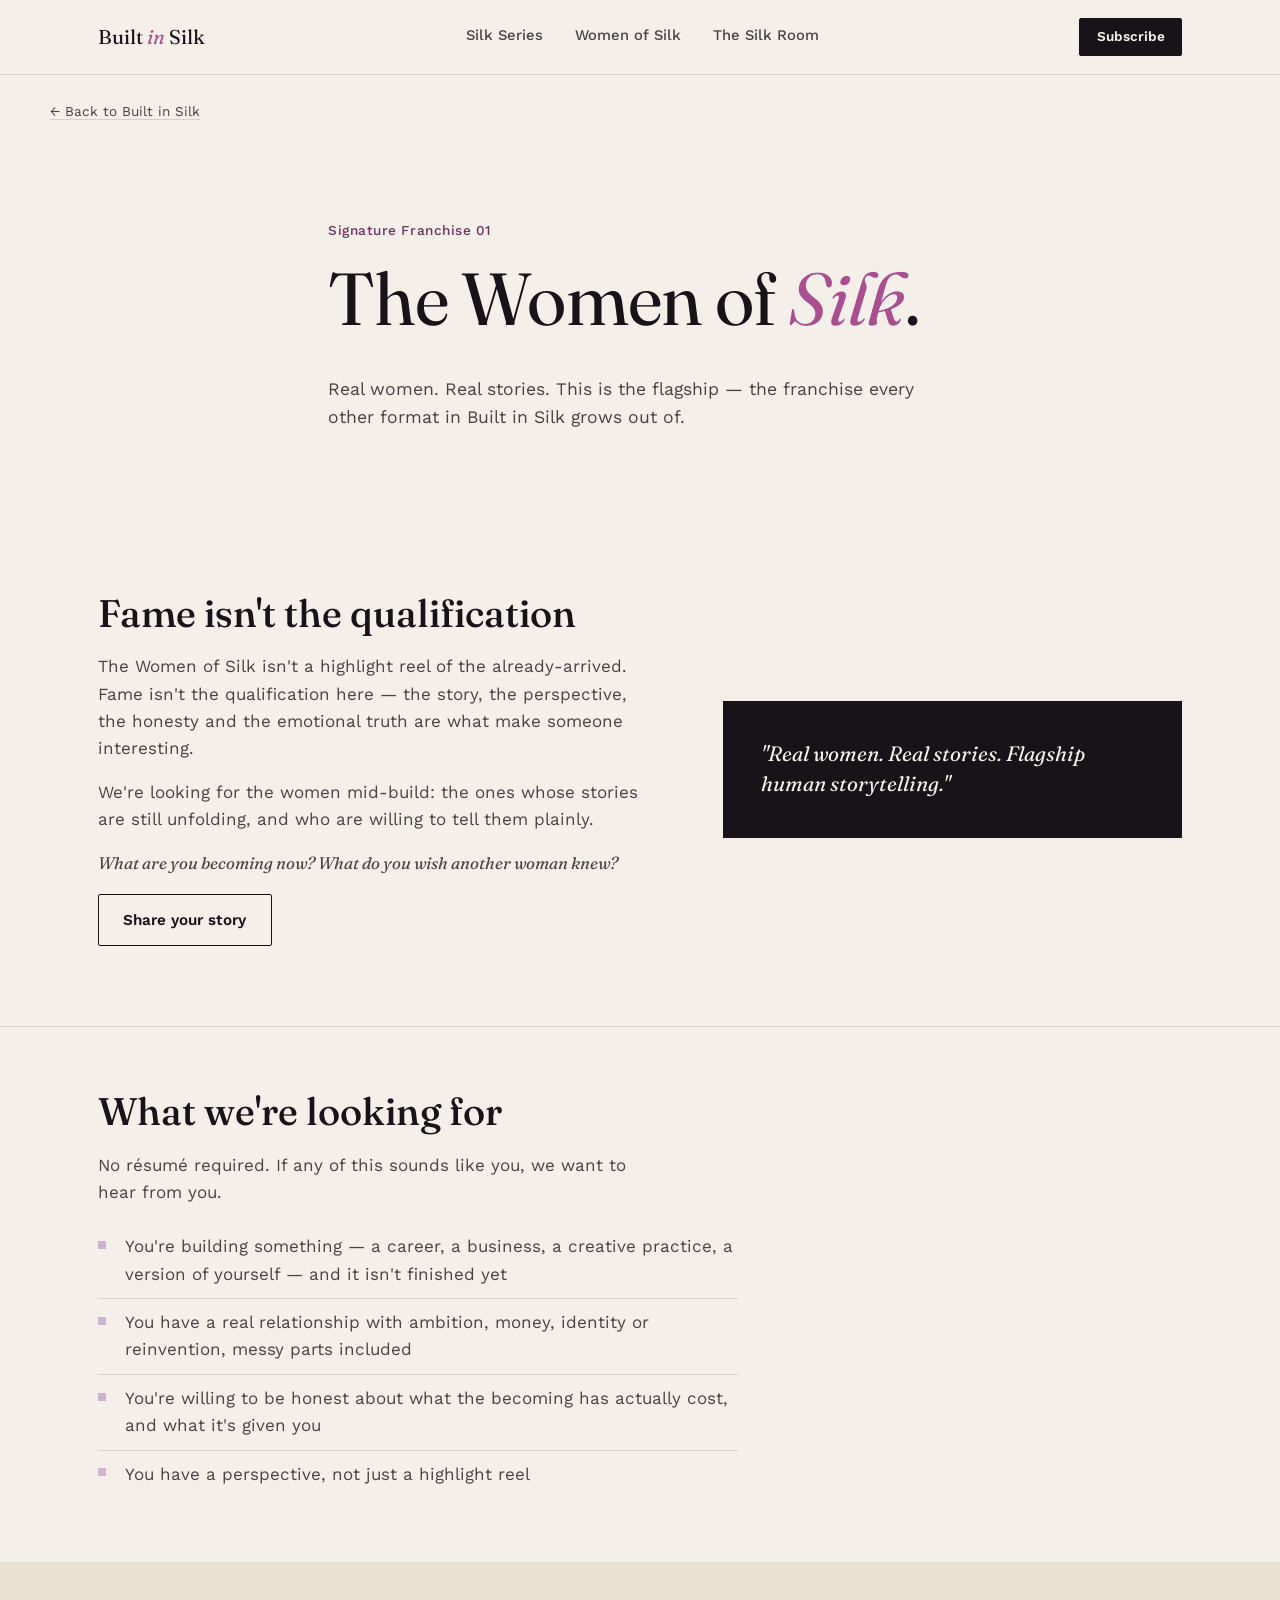
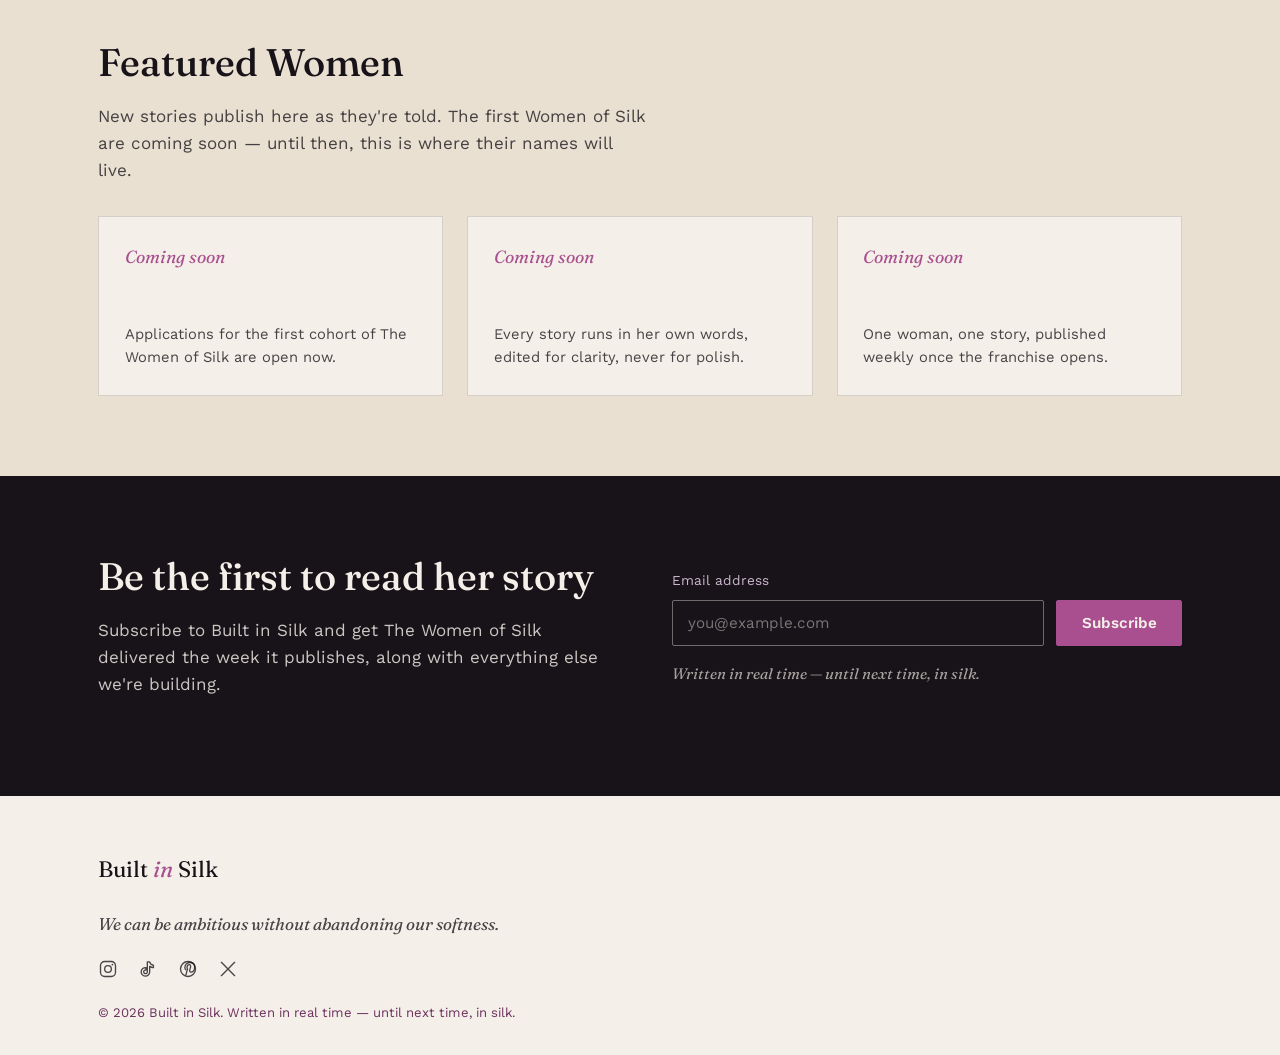
<file: women-of-silk.html>
<!DOCTYPE html>
<html lang="en">
<head>
<meta charset="UTF-8">
<meta name="viewport" content="width=device-width, initial-scale=1.0">
<title>The Women of Silk — Real Women, Real Stories | Built in Silk</title>
<meta name="description" content="The Women of Silk is Built in Silk's flagship storytelling franchise — real women, real stories, no fame required. Just honesty, perspective and emotional truth.">
<link rel="preconnect" href="https://fonts.googleapis.com">
<link rel="preconnect" href="https://fonts.gstatic.com" crossorigin>
<link href="https://fonts.googleapis.com/css2?family=Fraunces:ital,opsz,wght@0,9..144,400;0,9..144,500;0,9..144,600;1,9..144,500&family=Work+Sans:wght@400;500;600&display=swap" rel="stylesheet">
<link rel="stylesheet" href="styles.css">

<link rel="icon" href="favicon.ico" sizes="any">
<link rel="icon" type="image/png" sizes="16x16" href="favicon-16x16.png">
<link rel="icon" type="image/png" sizes="32x32" href="favicon-32x32.png">
<link rel="apple-touch-icon" sizes="180x180" href="apple-touch-icon.png">
<link rel="manifest" href="site.webmanifest">
<meta name="theme-color" content="#171318">
</head>
<body>

<a class="skip-link" href="#main">Skip to content</a>

<header class="site-header">
  <div class="wrap header-inner">
    <a class="wordmark" href="index.html">Built <em>in</em> Silk</a>
    <nav class="main-nav" aria-label="Primary">
      <div class="nav-item has-dropdown">
        <a href="index.html#franchises" class="nav-trigger" aria-haspopup="true">Silk Series </a>
        <ul class="dropdown"> 
          <li><a href="index.html#franchise-silk-question">The Silk Question</a></li>
          <li><a href="index.html#franchise-money-diaries">The Money Diaries</a></li>
          <li><a href="index.html#franchise-field-guide">The Field Guide</a></li> 
          <li><a href="index.html#franchise-unfinished-woman">The Unfinished Woman</a></li>
          <li><a href="index.html#franchise-silk-files">The Silk Files</a></li> 
        </ul>
      </div>
      <a href="women-of-silk.html">Women of Silk</a>
      <div class="nav-item has-dropdown">
        <a href="index.html#room" class="nav-trigger" aria-haspopup="true">The Silk Room</a>
        <ul class="dropdown">
          <li><a href="index.html#room-lobby">The Lobby</a></li>
          <li><a href="index.html#room-conversation">The Conversation</a></li>
          <li><a href="index.html#room-wealth">Wealth</a></li>
          <li><a href="index.html#room-ambition">Ambition</a></li>
          <li><a href="index.html#room-becoming">Becoming</a></li>
          <li><a href="index.html#room-dressing-room">The Dressing Room</a></li>
          <li><a href="index.html#room-unfiltered">Unfiltered</a></li>
          <li><a href="index.html#room-emotional-checkin">Emotional Check-In</a></li>
          <li><a href="index.html#room-wins">Wins in Silk</a></li>
        </ul>
      </div>
    </nav>
    <a class="btn btn-small" href="index.html#subscribe">Subscribe</a>
  </div>
</header>

<main id="main">

  <p class="wrap franchise-breadcrumb"><a href="index.html">← Back to Built in Silk</a></p>

  <section class="hero" id="top">
    <div class="wrap hero-grid">
      <p class="eyebrow">Signature Franchise 01</p>
      <h1>The Women of <em>Silk</em>.</h1>
      <p class="hero-lede">Real women. Real stories. This is the flagship — the franchise every other format in Built in Silk grows out of.</p>
    </div>
  </section>

  <section class="women" id="about">
    <div class="wrap women-grid">
      <div class="women-copy">
        <h2>Fame isn't the qualification</h2>
        <p>The Women of Silk isn't a highlight reel of the already-arrived. Fame isn't the qualification here — the story, the perspective, the honesty and the emotional truth are what make someone interesting.</p>
        <p>We're looking for the women mid-build: the ones whose stories are still unfolding, and who are willing to tell them plainly.</p>
        <p class="women-question">What are you becoming now? What do you wish another woman knew?</p>
        <a class="btn btn-ghost" href="https://builtinsilk.github.io/LandingPage/women-of-silk-form">Share your story</a>
      </div>
      <div class="women-quote">
        <blockquote>
          "Real women. Real stories. Flagship human storytelling."
        </blockquote>
      </div>
    </div>
  </section>

  <section class="wos-criteria">
    <div class="wrap">
      <h2>What we're looking for</h2>
      <p class="section-lede">No résumé required. If any of this sounds like you, we want to hear from you.</p>
      <ul class="check-list">
        <li>You're building something — a career, a business, a creative practice, a version of yourself — and it isn't finished yet</li>
        <li>You have a real relationship with ambition, money, identity or reinvention, messy parts included</li>
        <li>You're willing to be honest about what the becoming has actually cost, and what it's given you</li>
        <li>You have a perspective, not just a highlight reel</li>
      </ul>
    </div>
  </section>

  <section class="wos-grid-wrap">
    <div class="wrap">
      <h2>Featured Women</h2>
      <p class="section-lede">New stories publish here as they're told. The first Women of Silk are coming soon — until then, this is where their names will live.</p>
      <ul class="wos-grid">
        <li class="wos-card">
          <span class="wos-card-label">Coming soon</span>
          <p>Applications for the first cohort of The Women of Silk are open now.</p>
        </li>
        <li class="wos-card">
          <span class="wos-card-label">Coming soon</span>
          <p>Every story runs in her own words, edited for clarity, never for polish.</p>
        </li>
        <li class="wos-card">
          <span class="wos-card-label">Coming soon</span>
          <p>One woman, one story, published weekly once the franchise opens.</p>
        </li>
      </ul>
    </div>
  </section>

  <section class="subscribe" id="subscribe">
    <div class="wrap subscribe-grid">
      <div class="subscribe-copy">
        <h2>Be the first to read her story</h2>
        <p>Subscribe to Built in Silk and get The Women of Silk delivered the week it publishes, along with everything else we're building.</p>
      </div>
      <form class="subscribe-form" action="#" method="post">
        <label for="email">Email address</label>
        <div class="form-row">
          <input type="email" id="email" name="email" placeholder="you@example.com" required>
          <button type="submit" class="btn">Subscribe</button>
        </div>
        <p class="form-note">Written in real time — until next time, in silk.</p>
      </form>
    </div>
  </section>

</main>

<footer class="site-footer">
  <div class="wrap footer-inner">
    <p class="wordmark small">Built <em>in</em> Silk</p>
    <p class="footer-rule">We can be ambitious without abandoning our softness.</p>
    <nav class="footer-nav" aria-label="Social">
      <a href="https://www.instagram.com/built.in.silk?stkn=NTk4dm9yZ3gzYnE1&utm_source=qr" aria-label="Instagram">
        <svg viewBox="0 0 24 24" fill="none" stroke="currentColor" stroke-width="1.6" stroke-linecap="round" stroke-linejoin="round" aria-hidden="true">
          <rect x="3" y="3" width="18" height="18" rx="5"/>
          <circle cx="12" cy="12" r="4"/>
          <circle cx="17.3" cy="6.7" r="1.1" fill="currentColor" stroke="none"/>
        </svg>
      </a>
      <a href="https://www.tiktok.com/@builtinsilk?_r=1&_t=ZS-99e19uZY1sG" aria-label="TikTok">
        <svg viewBox="0 0 24 24" fill="none" stroke="currentColor" stroke-width="1.6" stroke-linecap="round" stroke-linejoin="round" aria-hidden="true">
          <path d="M14 3.5c.6 2.2 2.2 3.7 4.5 3.9v2.9c-1.6.1-3.1-.4-4.5-1.4v6.6a5.1 5.1 0 1 1-4.4-5.1v2.9a2.2 2.2 0 1 0 1.6 2.2V3.5h2.8z"/>
        </svg>
      </a>
      <a href="https://pin.it/lBGkNa0DY" aria-label="Pinterest">
        <svg viewBox="0 0 24 24" fill="none" stroke="currentColor" stroke-width="1.6" stroke-linecap="round" stroke-linejoin="round" aria-hidden="true">
          <circle cx="12" cy="12" r="9"/>
          <path d="M9.5 19c.6-2 1.9-6.8 1.9-6.8m0 0c-.3-.6-.5-1.4-.5-2.2 0-1.9 1.1-3.3 2.5-3.3 1.2 0 1.8.9 1.8 2 0 1.2-.8 3-1.2 4.6-.3 1.4.7 2.5 2 2.5 2.4 0 4-3.1 4-6.7 0-2.8-1.9-4.9-5.4-4.9-3.9 0-6.3 2.9-6.3 6.1 0 1.1.3 1.9.9 2.5"/>
        </svg>
      </a>
      <a href="https://x.com/builtinsilkmag?s=11" aria-label="X">
        <svg viewBox="0 0 24 24" fill="none" stroke="currentColor" stroke-width="1.6" stroke-linecap="round" stroke-linejoin="round" aria-hidden="true">
          <path d="M4 4l16 16M20 4L4 20"/>
        </svg>
      </a>
    </nav>
    <p class="footer-copy">© 2026 Built in Silk. Written in real time — until next time, in silk.</p>
  </div>
</footer>

<script src="script.js"></script>
</body>
</html>
</file>
<file: styles.css>
/* ---------------------------------------------------
   Built in Silk — tokens
--------------------------------------------------- */
:root{
  --ink: #171318;
  --ink-soft: rgba(23,19,24,0.78);
  --paper: #F4EFE8;
  --paper-deep: #E9E0D2;
  --silk: #CBB6CE;
  --silk-deep: #A94E8E;
  --gold: #6D315F;
  --sage: #6D315F;
  --line: rgba(23,19,24,0.14);

  --serif: "Fraunces", ui-serif, Georgia, serif;
  --sans: "Work Sans", ui-sans-serif, system-ui, sans-serif;

  --max: 1180px;
  --gutter: clamp(1.25rem, 4vw, 3rem);
}

*, *::before, *::after{ box-sizing: border-box; }
html{ scroll-behavior: smooth; }
@media (prefers-reduced-motion: reduce){
  html{ scroll-behavior: auto; }
  *{ animation-duration: 0.001ms !important; animation-iteration-count: 1 !important; transition-duration: 0.001ms !important; }
}

body{
  margin: 0;
  background: var(--paper);
  color: var(--ink);
  font-family: var(--sans);
  font-size: 17px;
  line-height: 1.6;
  -webkit-font-smoothing: antialiased;
}

.wrap{
  max-width: var(--max);
  margin: 0 auto;
  padding-left: var(--gutter);
  padding-right: var(--gutter);
}

h1, h2, h3{
  font-family: var(--serif);
  font-weight: 500;
  line-height: 1.08;
  margin: 0 0 0.5em;
  color: var(--ink);
}

h1{ font-size: clamp(2.6rem, 6vw, 4.6rem); font-weight: 400; letter-spacing: -0.01em; }
h1 em{ font-style: italic; color: var(--silk-deep); }
h2{ font-size: clamp(1.7rem, 3.4vw, 2.4rem); }
h3{ font-size: 1.15rem; margin-bottom: 0.3em; }

p{ margin: 0 0 1em; max-width: 62ch; }

a{ color: inherit; }

.skip-link{
  position: absolute;
  left: -9999px;
  top: 0;
  background: var(--ink);
  color: var(--paper);
  padding: 0.75em 1.25em;
  z-index: 100;
}
.skip-link:focus{ left: var(--gutter); top: 1rem; }

a:focus-visible, button:focus-visible, input:focus-visible{
  outline: 2px solid var(--gold);
  outline-offset: 3px;
}

/* ---------------------------------------------------
   Buttons
--------------------------------------------------- */
.btn{
  display: inline-block;
  font-family: var(--sans);
  font-weight: 600;
  font-size: 0.95rem;
  text-decoration: none;
  background: var(--ink);
  color: var(--paper);
  padding: 0.85em 1.6em;
  border-radius: 2px;
  border: 1px solid var(--ink);
  cursor: pointer;
  transition: background 0.2s ease, color 0.2s ease, transform 0.2s ease;
}
.btn:hover{ background: var(--silk-deep); border-color: var(--silk-deep); }
.btn-small{ padding: 0.55em 1.2em; font-size: 0.85rem; }
.btn-ghost{
  background: transparent;
  color: var(--ink);
  border: 1px solid var(--ink);
}
.btn-ghost:hover{ background: var(--ink); color: var(--paper); }

/* ---------------------------------------------------
   Header
--------------------------------------------------- */
.site-header{
  position: sticky;
  top: 0;
  background: rgba(244,239,232,0.92);
  backdrop-filter: blur(6px);
  border-bottom: 1px solid var(--line);
  z-index: 20;
}
.header-inner{
  display: flex;
  align-items: center;
  justify-content: space-between;
  padding-top: 1.1rem;
  padding-bottom: 1.1rem;
  gap: 1.5rem;
}
.wordmark{
  font-family: var(--serif);
  font-size: 1.25rem;
  text-decoration: none;
  color: var(--ink);
  white-space: nowrap;
}
.wordmark em{ font-style: italic; color: var(--silk-deep); }
.wordmark.small{ font-size: 1.4rem; }

.main-nav{
  display: flex;
  align-items: center;
  gap: 2rem;
  flex: 1;
  justify-content: center;
}
.main-nav a{
  text-decoration: none;
  font-size: 0.92rem;
  font-weight: 500;
  color: var(--ink-soft);
  position: relative;
  padding-bottom: 3px;
}
.main-nav a::after{
  content: "";
  position: absolute;
  left: 0; right: 100%;
  bottom: 0;
  height: 1px;
  background: var(--silk-deep);
  transition: right 0.25s ease;
}
.main-nav a:hover::after{ right: 0; }

@media (max-width: 780px){
  .main-nav{ display: none; }
}

/* --- Nav dropdowns (Signatures / The Silk Room) --- */
.nav-item{
  position: relative;
  display: flex;
  align-items: center;
}

.dropdown{
  list-style: none;
  margin: 0;
  padding: 0.5rem 0;
  position: absolute;
  top: 100%;
  left: 50%;
  transform: translateX(-50%) translateY(6px);
  background: var(--paper);
  border: 1px solid var(--line);
  min-width: 220px;
  box-shadow: 0 14px 28px rgba(23,19,24,0.10);
  opacity: 0;
  visibility: hidden;
  transition: opacity 0.2s ease, transform 0.2s ease, visibility 0.2s ease;
  z-index: 30;
}

.nav-item:hover .dropdown,
.nav-item:focus-within .dropdown{
  opacity: 1;
  visibility: visible;
  transform: translateX(-50%) translateY(0);
}

.dropdown li{ border: none; }

.dropdown a{
  display: block;
  padding: 0.6em 1.3em;
  font-size: 0.86rem;
  font-weight: 400;
  color: var(--ink-soft);
  white-space: nowrap;
}
.dropdown a::after{ content: none; }
.dropdown a:hover{ color: var(--silk-deep); background: var(--paper-deep); }

/* ---------------------------------------------------
   Hero
--------------------------------------------------- */
:root{
  --ink: #171318;
  --ink-soft: rgba(23,19,24,0.78);
  --paper: #F4EFE8;
  --paper-deep: #E9E0D2;
  --silk: #CBB6CE;
  --silk-deep: #A94E8E;
  --gold: #6D315F;
  --sage: #6D315F;
  --line: rgba(23,19,24,0.14);

  --serif: "Fraunces", ui-serif, Georgia, serif;
  --sans: "Work Sans", ui-sans-serif, system-ui, sans-serif;

  --max: 1180px;
  --gutter: clamp(1.25rem, 4vw, 3rem);
}

*, *::before, *::after{ box-sizing: border-box; }
html{ scroll-behavior: smooth; }
@media (prefers-reduced-motion: reduce){
  html{ scroll-behavior: auto; }
  *{ animation-duration: 0.001ms !important; animation-iteration-count: 1 !important; transition-duration: 0.001ms !important; }
}

body{
  margin: 0;
  background: var(--paper);
  color: var(--ink);
  font-family: var(--sans);
  font-size: 17px;
  line-height: 1.6;
  -webkit-font-smoothing: antialiased;
}

.wrap{
  max-width: var(--max);
  margin: 0 auto;
  padding-left: var(--gutter);
  padding-right: var(--gutter);
}

h1, h2, h3{
  font-family: var(--serif);
  font-weight: 500;
  line-height: 1.08;
  margin: 0 0 0.5em;
  color: var(--ink);
}

h1{ font-size: clamp(2.6rem, 6vw, 4.6rem); font-weight: 400; letter-spacing: -0.01em; }
h1 em{ font-style: italic; color: var(--silk-deep); }
h2{ font-size: clamp(1.7rem, 3.4vw, 2.4rem); }
h3{ font-size: 1.15rem; margin-bottom: 0.3em; }

p{ margin: 0 0 1em; max-width: 62ch; }

a{ color: inherit; }

.skip-link{
  position: absolute;
  left: -9999px;
  top: 0;
  background: var(--ink);
  color: var(--paper);
  padding: 0.75em 1.25em;
  z-index: 100;
}
.skip-link:focus{ left: var(--gutter); top: 1rem; }

a:focus-visible, button:focus-visible, input:focus-visible{
  outline: 2px solid var(--gold);
  outline-offset: 3px;
}

/* ---------------------------------------------------
   Buttons
--------------------------------------------------- */
.btn{
  display: inline-block;
  font-family: var(--sans);
  font-weight: 600;
  font-size: 0.95rem;
  text-decoration: none;
  background: var(--ink);
  color: var(--paper);
  padding: 0.85em 1.6em;
  border-radius: 2px;
  border: 1px solid var(--ink);
  cursor: pointer;
  transition: background 0.2s ease, color 0.2s ease, transform 0.2s ease;
}
.btn:hover{ background: var(--silk-deep); border-color: var(--silk-deep); }
.btn-small{ padding: 0.55em 1.2em; font-size: 0.85rem; }
.btn-ghost{
  background: transparent;
  color: var(--ink);
  border: 1px solid var(--ink);
}
.btn-ghost:hover{ background: var(--ink); color: var(--paper); }

/* ---------------------------------------------------
   Header
--------------------------------------------------- */
.site-header{
  position: sticky;
  top: 0;
  background: rgba(244,239,232,0.92);
  backdrop-filter: blur(6px);
  border-bottom: 1px solid var(--line);
  z-index: 20;
}
.header-inner{
  display: flex;
  align-items: center;
  justify-content: space-between;
  padding-top: 1.1rem;
  padding-bottom: 1.1rem;
  gap: 1.5rem;
}
.wordmark{
  font-family: var(--serif);
  font-size: 1.25rem;
  text-decoration: none;
  color: var(--ink);
  white-space: nowrap;
}
.wordmark em{ font-style: italic; color: var(--silk-deep); }
.wordmark.small{ font-size: 1.4rem; }

.main-nav{
  display: flex;
  align-items: center;
  gap: 2rem;
  flex: 1;
  justify-content: center;
}
.main-nav a{
  text-decoration: none;
  font-size: 0.92rem;
  font-weight: 500;
  color: var(--ink-soft);
  position: relative;
  padding-bottom: 3px;
}
.main-nav a::after{
  content: "";
  position: absolute;
  left: 0; right: 100%;
  bottom: 0;
  height: 1px;
  background: var(--silk-deep);
  transition: right 0.25s ease;
}
.main-nav a:hover::after{ right: 0; }

@media (max-width: 780px){
  .main-nav{ display: none; }
}

/* --- Nav dropdowns (Signatures / The Silk Room) --- */
.nav-item{
  position: relative;
  display: flex;
  align-items: center;
}

.dropdown{
  list-style: none;
  margin: 0;
  padding: 0.5rem 0;
  position: absolute;
  top: 100%;
  left: 50%;
  transform: translateX(-50%) translateY(6px);
  background: var(--paper);
  border: 1px solid var(--line);
  min-width: 220px;
  box-shadow: 0 14px 28px rgba(23,19,24,0.10);
  opacity: 0;
  visibility: hidden;
  transition: opacity 0.2s ease, transform 0.2s ease, visibility 0.2s ease;
  z-index: 30;
}

.nav-item:hover .dropdown,
.nav-item:focus-within .dropdown{
  opacity: 1;
  visibility: visible;
  transform: translateX(-50%) translateY(0);
}

.dropdown li{ border: none; }

.dropdown a{
  display: block;
  padding: 0.6em 1.3em;
  font-size: 0.86rem;
  font-weight: 400;
  color: var(--ink-soft);
  white-space: nowrap;
}
.dropdown a::after{ content: none; }
.dropdown a:hover{ color: var(--silk-deep); background: var(--paper-deep); }

/* ---------------------------------------------------
   Hero
--------------------------------------------------- */
.hero{ padding: clamp(3rem, 8vw, 6rem) 0 clamp(2.5rem, 6vw, 4rem); }
.hero-grid{
  max-width: 720px;
}

.eyebrow{
  font-size: 0.85rem;
  letter-spacing: 0.04em;
  color: var(--gold);
  margin-bottom: 1.2em;
  font-weight: 500;
}

.hero-copy h1{ animation: rise 0.8s ease both; }
.hero-lede{ font-size: 1.1rem; color: var(--ink-soft); animation: rise 0.8s 0.15s ease both; }
.hero-actions{ display: flex; flex-wrap: wrap; gap: 1rem; margin-top: 1.6rem; animation: rise 0.8s 0.3s ease both; }

@keyframes rise{
  from{ opacity: 0; transform: translateY(14px); }
  to{ opacity: 1; transform: translateY(0); }
} 

/* ---------------------------------------------------
   Essence (BUILT + SILK)
--------------------------------------------------- */
.essence{ padding: clamp(3rem, 7vw, 5rem) 0; border-top: 1px solid var(--line); border-bottom: 1px solid var(--line); }
.essence-grid{
  max-width: var(--max);
  margin: 0 auto;
  padding: 0 var(--gutter);
  display: grid;
  grid-template-columns: 1fr auto 1fr;
  gap: clamp(1.5rem, 4vw, 3rem);
  align-items: center;
}
@media (max-width: 700px){
  .essence-grid{ grid-template-columns: 1fr; text-align: left; }
  .essence-join{ display: none; }
}
.essence-label{
  display: block;
  font-family: var(--serif);
  font-size: clamp(2.8rem, 7vw, 4.8rem);
  line-height: 1;
  margin-bottom: 0.25em;
}
.essence-built .essence-label{ color: var(--gold); }
.essence-silk .essence-label{ color: var(--silk-deep); font-style: italic; }
.essence-word p{ color: var(--ink-soft); max-width: 32ch; }
.essence-join{
  font-family: var(--serif);
  font-size: 2.5rem;
  color: var(--silk);
}
.essence-belief{
  margin-top: 2.5rem;
  font-family: var(--serif);
  font-size: 1.25rem;
  font-style: italic;
  color: var(--ink-soft);
  max-width: 46ch;
}

/* ---------------------------------------------------
   Audience
--------------------------------------------------- */
.audience{ padding: clamp(3rem, 7vw, 5rem) 0; }
.audience-grid{
  display: grid;
  grid-template-columns: 1fr 1fr;
  gap: clamp(2rem, 5vw, 4rem);
}
@media (max-width: 780px){ .audience-grid{ grid-template-columns: 1fr; } }
.check-list, .x-list{ list-style: none; margin: 0; padding: 0; }
.check-list li, .x-list li{
  padding: 0.6em 0 0.6em 1.6em;
  border-top: 1px solid var(--line);
  position: relative;
  color: var(--ink-soft);
}
.check-list li:first-child, .x-list li:first-child{ border-top: none; }
.check-list li::before{
  content: "";
  position: absolute; left: 0; top: 1.05em;
  width: 8px; height: 8px;
  background: var(--silk);
}
.x-list li::before{
  content: "";
  position: absolute; left: 0; top: 1.05em;
  width: 8px; height: 8px;
  background: var(--silk-deep);
  border-radius: 50%;
}

/* ---------------------------------------------------
   Franchises
--------------------------------------------------- */
.franchises{ padding: clamp(3rem, 7vw, 5rem) 0; background: var(--paper-deep); }
.section-lede{ color: var(--ink-soft); max-width: 50ch; }
.franchise-index{
  list-style: none;
  margin: 2rem 0 0;
  padding: 0;
  display: grid;
  grid-template-columns: 1fr 1fr;
  column-gap: clamp(2rem, 4vw, 4rem);
}
.franchise-index li{
  display: flex;
  gap: 1.2rem;
  padding: 1.4em 0;
  border-top: 1px solid var(--line);
  scroll-margin-top: 6rem;
}
@media (max-width: 780px){
  .franchise-index{ grid-template-columns: 1fr; }
}
.franchise-index .num{
  font-family: var(--serif);
  font-style: italic;
  color: var(--gold);
  font-size: 1.1rem;
  flex-shrink: 0;
  padding-top: 0.1em;
}
.franchise-index h3{ margin-bottom: 0.2em; }
.franchise-index p{ color: var(--ink-soft); font-size: 0.95rem; margin: 0; }

/* ---------------------------------------------------
   Women of Silk
--------------------------------------------------- */
.women{ padding: clamp(3rem, 7vw, 5rem) 0; }
.women-grid{
  display: grid;
  grid-template-columns: 1.1fr 0.9fr;
  gap: clamp(2rem, 5vw, 4rem);
  align-items: center;
}
@media (max-width: 780px){ .women-grid{ grid-template-columns: 1fr; } }
.women-copy p{ color: var(--ink-soft); }
.women-question{ font-style: italic; font-family: var(--serif); color: var(--ink); font-size: 1.05rem; }
.women-quote{
  background: var(--ink);
  color: var(--paper);
  padding: clamp(1.6rem, 4vw, 2.4rem);
}
.women-quote blockquote{
  margin: 0;
  font-family: var(--serif);
  font-style: italic;
  font-size: 1.3rem;
  line-height: 1.45;
}

/* ---------------------------------------------------
   Silk Room
--------------------------------------------------- */
.room{ padding: clamp(3rem, 7vw, 5rem) 0; border-top: 1px solid var(--line); }
.room-list{
  list-style: none;
  display: flex;
  flex-wrap: wrap;
  gap: 0.75rem;
  margin: 1.8rem 0;
  padding: 0;
}
.room-list li{
  border: 1px solid var(--ink);
  padding: 0.5em 1.1em;
  font-size: 0.9rem;
  font-weight: 500;
  scroll-margin-top: 6rem;
}
.room-note{ color: var(--gold); font-style: italic; font-family: var(--serif); }

/* ---------------------------------------------------
   Subscribe
--------------------------------------------------- */
.subscribe{ padding: clamp(3rem, 7vw, 5rem) 0; background: var(--ink); color: var(--paper); }
.subscribe h2{ color: var(--paper); }
.subscribe-copy p{ color: rgba(244,239,232,0.82); }
.subscribe-grid{
  display: grid;
  grid-template-columns: 1fr 1fr;
  gap: clamp(2rem, 5vw, 4rem);
  align-items: center;
}
@media (max-width: 780px){ .subscribe-grid{ grid-template-columns: 1fr; } }
.subscribe-form label{
  display: block;
  font-size: 0.85rem;
  margin-bottom: 0.6em;
  color: var(--silk);
}
.form-row{ display: flex; gap: 0.75rem; flex-wrap: wrap; }
.form-row input{
  flex: 1;
  min-width: 200px;
  padding: 0.85em 1em;
  border: 1px solid rgba(244,239,232,0.4);
  background: transparent;
  color: var(--paper);
  font-family: var(--sans);
  font-size: 0.95rem;
  border-radius: 2px;
}
.form-row input::placeholder{ color: rgba(244,239,232,0.45); }
.form-row .btn{ background: var(--silk-deep); border-color: var(--silk-deep); color: var(--paper); font-weight: 600; }
.form-row .btn:hover{ background: var(--silk); border-color: var(--silk); color: var(--ink); }
.form-note{ margin-top: 1rem; font-style: italic; font-family: var(--serif); color: rgba(244,239,232,0.65); font-size: 0.95rem; }

/* ---------------------------------------------------
   Footer
--------------------------------------------------- */
.site-footer{ padding: clamp(2.5rem, 6vw, 3.5rem) 0 2rem; }
.footer-inner{ text-align: left; }
.footer-rule{
  font-family: var(--serif);
  font-style: italic;
  color: var(--ink-soft);
  margin-bottom: 1.4rem;
}
.footer-nav{
  display: flex;
  align-items: center;
  gap: 1.25rem;
  margin-bottom: 1.4rem;
}
.footer-nav a{
  color: var(--ink-soft);
  display: inline-flex;
  transition: color 0.2s ease;
}
.footer-nav a:hover{ color: var(--silk-deep); }
.footer-nav svg{
  width: 20px;
  height: 20px;
  display: block;
}
.footer-copy{ font-size: 0.82rem; color: var(--gold); margin: 0; }

/* ---------------------------------------------------
   Franchise pages — shared (e.g. The Women of Silk)
--------------------------------------------------- */
.franchise-breadcrumb{
  padding: 1.4rem 0 0;
}
.franchise-breadcrumb a{
  font-size: 0.85rem;
  color: var(--ink-soft);
  text-decoration: none;
  border-bottom: 1px solid var(--line);
}
.franchise-breadcrumb a:hover{ color: var(--silk-deep); border-color: var(--silk-deep); }

.wos-criteria{ padding: clamp(2.5rem, 6vw, 4rem) 0; border-top: 1px solid var(--line); }
.wos-criteria .check-list{ max-width: 640px; }

.wos-grid-wrap{ padding: clamp(3rem, 7vw, 5rem) 0; background: var(--paper-deep); }
.wos-grid{
  list-style: none;
  margin: 2rem 0 0;
  padding: 0;
  display: grid;
  grid-template-columns: repeat(3, 1fr);
  gap: 1.5rem;
}
@media (max-width: 900px){ .wos-grid{ grid-template-columns: 1fr 1fr; } }
@media (max-width: 600px){ .wos-grid{ grid-template-columns: 1fr; } }
.wos-card{
  background: var(--paper);
  border: 1px solid var(--line);
  padding: 1.6rem;
  min-height: 180px;
  display: flex;
  flex-direction: column;
  justify-content: space-between;
}
.wos-card .wos-card-label{
  font-family: var(--serif);
  font-style: italic;
  color: var(--silk-deep);
  font-size: 1.1rem;
}
.wos-card p{ color: var(--ink-soft); font-size: 0.92rem; margin: 0.8em 0 0; }

/* ---------------------------------------------------
   The Silk Room page
--------------------------------------------------- */
.room-cards-wrap{ padding: clamp(3rem, 7vw, 5rem) 0; }
.room-cards{
  list-style: none;
  margin: 2rem 0 0;
  padding: 0;
  display: grid;
  grid-template-columns: repeat(3, 1fr);
  gap: 1.5rem;
}
@media (max-width: 900px){ .room-cards{ grid-template-columns: 1fr 1fr; } }
@media (max-width: 600px){ .room-cards{ grid-template-columns: 1fr; } }
.room-card{
  background: var(--paper);
  border: 1px solid var(--line);
  padding: 1.6rem;
  scroll-margin-top: 6rem;
}
.room-card .room-card-tag{
  font-size: 0.78rem;
  letter-spacing: 0.04em;
  color: var(--gold);
  font-weight: 600;
  text-transform: uppercase;
}
.room-card h3{
  margin-top: 0.4em;
  font-style: italic;
  color: var(--silk-deep);
}
.room-card p{ color: var(--ink-soft); font-size: 0.92rem; margin: 0; }

.room-waitlist{ padding: clamp(2.5rem, 6vw, 4rem) 0; border-top: 1px solid var(--line); text-align: center; }
.room-waitlist p{ margin: 0 auto 1.4rem; }
</file>
